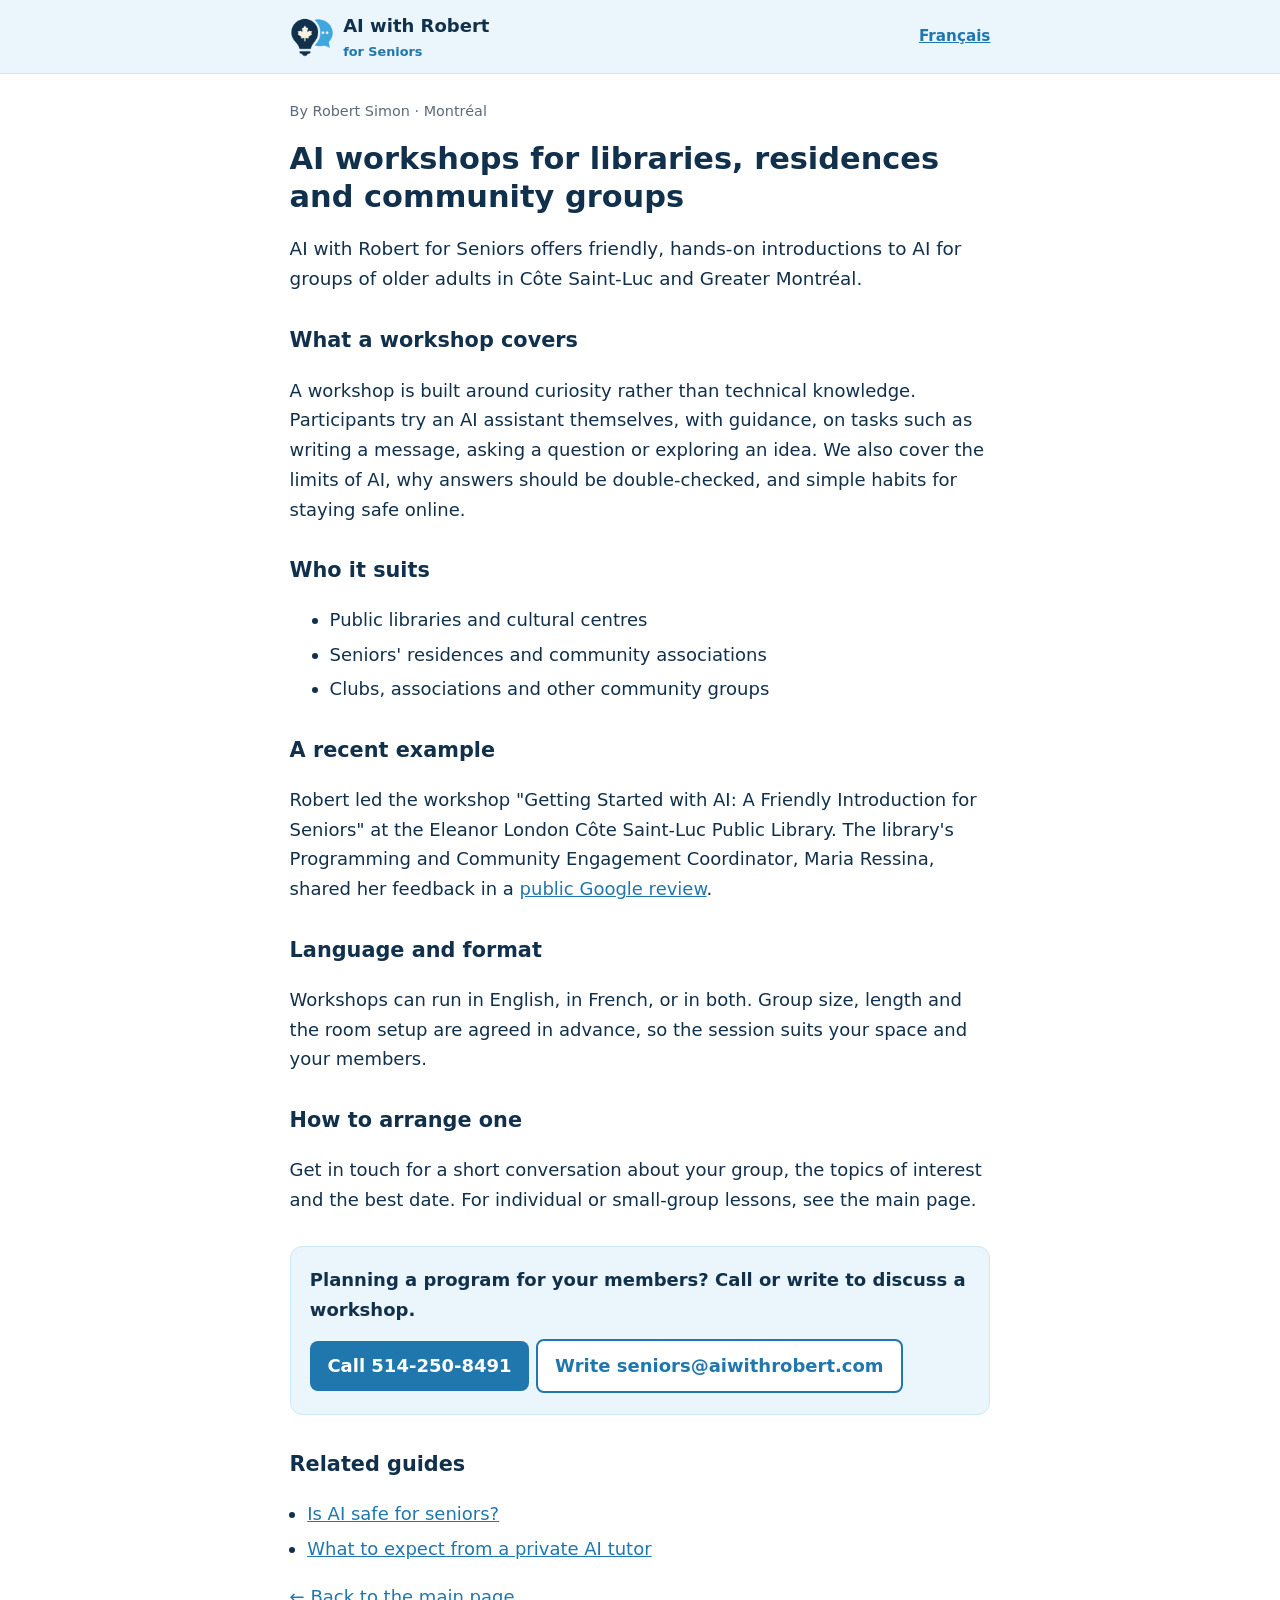
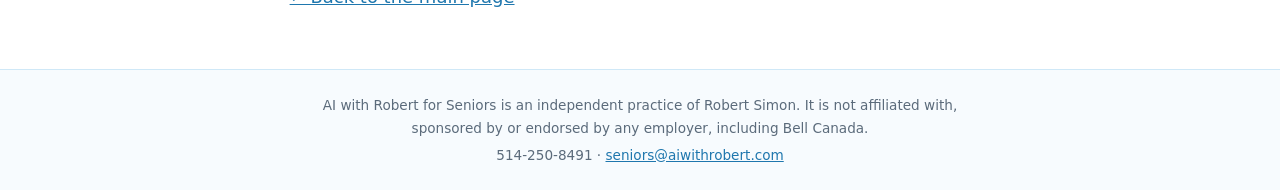
<file: articles/ai-workshops-for-libraries-and-community-groups/index.html>
<!DOCTYPE html>
<html lang="en">
<head>
<script>try{var q=location.search;if(/[?&]countme=1/.test(q)||(!/[?&]countme=0/.test(q)&&localStorage.getItem("hits-off")==="1"))window["ga-disable-G-DM4EY880K2"]=true}catch(e){}</script>
<script async src="https://www.googletagmanager.com/gtag/js?id=G-DM4EY880K2"></script>
<script>window.dataLayer=window.dataLayer||[];function gtag(){dataLayer.push(arguments);}gtag('js',new Date());gtag('config','G-DM4EY880K2',{site:'seniors'});</script>
<meta charset="UTF-8">
<meta name="viewport" content="width=device-width, initial-scale=1.0">
<meta name="theme-color" content="#1f77ae">
<title>AI Workshops for Libraries, Residences and Community Groups</title>
<meta name="description" content="Friendly, hands-on AI workshops for seniors at libraries, residences and community groups in Côte Saint-Luc and Greater Montréal, in English or French.">
<meta name="robots" content="index, follow, max-snippet:-1, max-image-preview:large">
<link rel="canonical" href="https://seniors.aiwithrobert.com/articles/ai-workshops-for-libraries-and-community-groups/">
<link rel="alternate" hreflang="en" href="https://seniors.aiwithrobert.com/articles/ai-workshops-for-libraries-and-community-groups/">
<link rel="alternate" hreflang="fr" href="https://seniors.aiwithrobert.com/fr/articles/ateliers-ia-bibliotheques-groupes-communautaires/">
<link rel="alternate" hreflang="x-default" href="https://seniors.aiwithrobert.com/articles/ai-workshops-for-libraries-and-community-groups/">
<link rel="icon" href="/favicon.ico" sizes="any">
<link rel="apple-touch-icon" href="/apple-touch-icon.png">
<meta property="og:type" content="article">
<meta property="og:site_name" content="AI with Robert for Seniors">
<meta property="og:title" content="AI Workshops for Libraries, Residences and Community Groups">
<meta property="og:description" content="Friendly, hands-on AI workshops for seniors at libraries, residences and community groups in Côte Saint-Luc and Greater Montréal, in English or French.">
<meta property="og:url" content="https://seniors.aiwithrobert.com/articles/ai-workshops-for-libraries-and-community-groups/">
<meta property="og:image" content="https://seniors.aiwithrobert.com/og-share-1200x630.png">
<meta name="twitter:card" content="summary_large_image">
<script type="application/ld+json">
{
 "@context": "https://schema.org",
 "@graph": [
  {
   "@type": "Article",
   "@id": "https://seniors.aiwithrobert.com/articles/ai-workshops-for-libraries-and-community-groups/#article",
   "headline": "AI workshops for libraries, residences and community groups",
   "description": "Friendly, hands-on AI workshops for seniors at libraries, residences and community groups in Côte Saint-Luc and Greater Montréal, in English or French.",
   "inLanguage": "en-CA",
   "datePublished": "2026-11-10",
   "dateModified": "2026-11-10",
   "mainEntityOfPage": "https://seniors.aiwithrobert.com/articles/ai-workshops-for-libraries-and-community-groups/",
   "author": {
    "@id": "https://www.imetrobert.com/#robert-simon"
   },
   "publisher": {
    "@id": "https://seniors.aiwithrobert.com/#business"
   },
   "about": {
    "@id": "https://seniors.aiwithrobert.com/#business"
   }
  },
  {
   "@type": "BreadcrumbList",
   "itemListElement": [
    {
     "@type": "ListItem",
     "position": 1,
     "name": "Home",
     "item": "https://seniors.aiwithrobert.com/"
    },
    {
     "@type": "ListItem",
     "position": 2,
     "name": "AI workshops for libraries, residences and community groups",
     "item": "https://seniors.aiwithrobert.com/articles/ai-workshops-for-libraries-and-community-groups/"
    }
   ]
  },
  {
   "@type": "FAQPage",
   "mainEntity": [
    {
     "@type": "Question",
     "name": "Do you offer AI workshops for seniors' groups in Montréal?",
     "acceptedAnswer": {
      "@type": "Answer",
      "text": "Yes. AI with Robert for Seniors offers hands-on introductions to AI for libraries, residences and community groups in Côte Saint-Luc and Greater Montréal, in English, French or both."
     }
    },
    {
     "@type": "Question",
     "name": "What do participants do in a workshop?",
     "acceptedAnswer": {
      "@type": "Answer",
      "text": "They try an AI assistant themselves, with guidance, and learn its limits, why to double-check answers and simple habits for staying safe online."
     }
    }
   ]
  }
 ]
}
</script>
<style>*{box-sizing:border-box}body{margin:0;font:18px/1.65 system-ui,-apple-system,"Segoe UI",Roboto,Arial,sans-serif;color:#11304c;background:#fff}
a{color:#1f77ae}header{background:#eaf5fc;border-bottom:1px solid #cfe8f7}.bar{max-width:46rem;margin:0 auto;padding:.7rem 1.1rem;display:flex;align-items:center;justify-content:space-between;gap:1rem}
.brand{display:flex;align-items:center;gap:.6rem;text-decoration:none;color:#11304c;font-weight:700}.brand img{width:44px;height:44px}.brand small{display:block;color:#1f77ae;font-weight:600;font-size:.8rem}
.lang{font-size:.95rem;font-weight:600}main{max-width:46rem;margin:0 auto;padding:1.6rem 1.1rem 2.5rem}
h1{font-size:1.9rem;line-height:1.25;margin:.2rem 0 .8rem}h2{font-size:1.3rem;margin:1.8rem 0 .5rem;color:#11304c}.meta{color:#5b6b7b;font-size:.9rem;margin:0 0 1rem}
.lead{font-size:1.15rem}li{margin:.3rem 0}.cta{background:#eaf5fc;border:1px solid #cfe8f7;border-radius:12px;padding:1.1rem 1.2rem;margin:2rem 0}
.cta p{margin:0 0 .7rem;font-weight:600}.btn{display:inline-block;background:#1f77ae;color:#fff;text-decoration:none;font-weight:700;padding:.65rem 1.1rem;border-radius:8px;margin:.2rem .4rem .2rem 0}
.btn.alt{background:#fff;color:#1f77ae;border:2px solid #1f77ae}.rel ul{padding-left:1.1rem}footer{border-top:1px solid #cfe8f7;background:#f7fbfe;padding:1.2rem 1.1rem;text-align:center;font-size:.85rem;color:#5b6b7b}footer p{max-width:40rem;margin:.3rem auto}
@media(max-width:480px){body{font-size:17px}h1{font-size:1.6rem}}</style>
</head>
<body>
<header><div class="bar">
<a class="brand" href="/" aria-label="AI with Robert for Seniors — home"><img src="/logo.PNG" alt="" width="44" height="44"><span>AI with Robert<small>for Seniors</small></span></a>
<a class="lang" href="https://seniors.aiwithrobert.com/fr/articles/ateliers-ia-bibliotheques-groupes-communautaires/" hreflang="fr" lang="fr">Français</a>
</div></header>
<main>
<p class="meta">By Robert Simon · Montréal</p>
<h1>AI workshops for libraries, residences and community groups</h1>
<p class="lead">AI with Robert for Seniors offers friendly, hands-on introductions to AI for groups of older adults in Côte Saint-Luc and Greater Montréal.</p>

<h2>What a workshop covers</h2>
<p>A workshop is built around curiosity rather than technical knowledge. Participants try an AI assistant themselves, with guidance, on tasks such as writing a message, asking a question or exploring an idea. We also cover the limits of AI, why answers should be double-checked, and simple habits for staying safe online.</p>
<h2>Who it suits</h2>
<ul>
<li>Public libraries and cultural centres</li>
<li>Seniors' residences and community associations</li>
<li>Clubs, associations and other community groups</li>
</ul>
<h2>A recent example</h2>
<p>Robert led the workshop "Getting Started with AI: A Friendly Introduction for Seniors" at the Eleanor London Côte Saint-Luc Public Library. The library's Programming and Community Engagement Coordinator, Maria Ressina, shared her feedback in a <a href="https://maps.app.goo.gl/jvr3enQQw4oqWzR59" rel="noopener">public Google review</a>.</p>
<h2>Language and format</h2>
<p>Workshops can run in English, in French, or in both. Group size, length and the room setup are agreed in advance, so the session suits your space and your members.</p>
<h2>How to arrange one</h2>
<p>Get in touch for a short conversation about your group, the topics of interest and the best date. For individual or small-group lessons, see the main page.</p>

<div class="cta" data-cap="swap"><p>Planning a program for your members? Call or write to discuss a workshop.</p>
<a class="btn" href="tel:+15142508491">Call 514-250-8491</a><a class="btn alt" href="mailto:seniors@aiwithrobert.com">Write seniors@aiwithrobert.com</a></div>
<nav class="rel" aria-label="Related guides"><h2>Related guides</h2><ul><li><a href="https://seniors.aiwithrobert.com/articles/is-ai-safe-for-seniors/">Is AI safe for seniors?</a></li><li><a href="https://seniors.aiwithrobert.com/articles/what-to-expect-private-ai-tutor/">What to expect from a private AI tutor</a></li></ul></nav>
<p><a href="/">← Back to the main page</a></p>
</main>
<footer><p>AI with Robert for Seniors is an independent practice of Robert Simon. It is not affiliated with, sponsored by or endorsed by any employer, including Bell Canada.</p><p data-cap="hide">514-250-8491 · <a href="mailto:seniors@aiwithrobert.com">seniors@aiwithrobert.com</a></p></footer>
<script defer src="/js/capacity.js?v=fb4fafdd"></script>
<script defer src="/js/hits.js?v=a16302e3"></script>
</body>
</html>
</file>
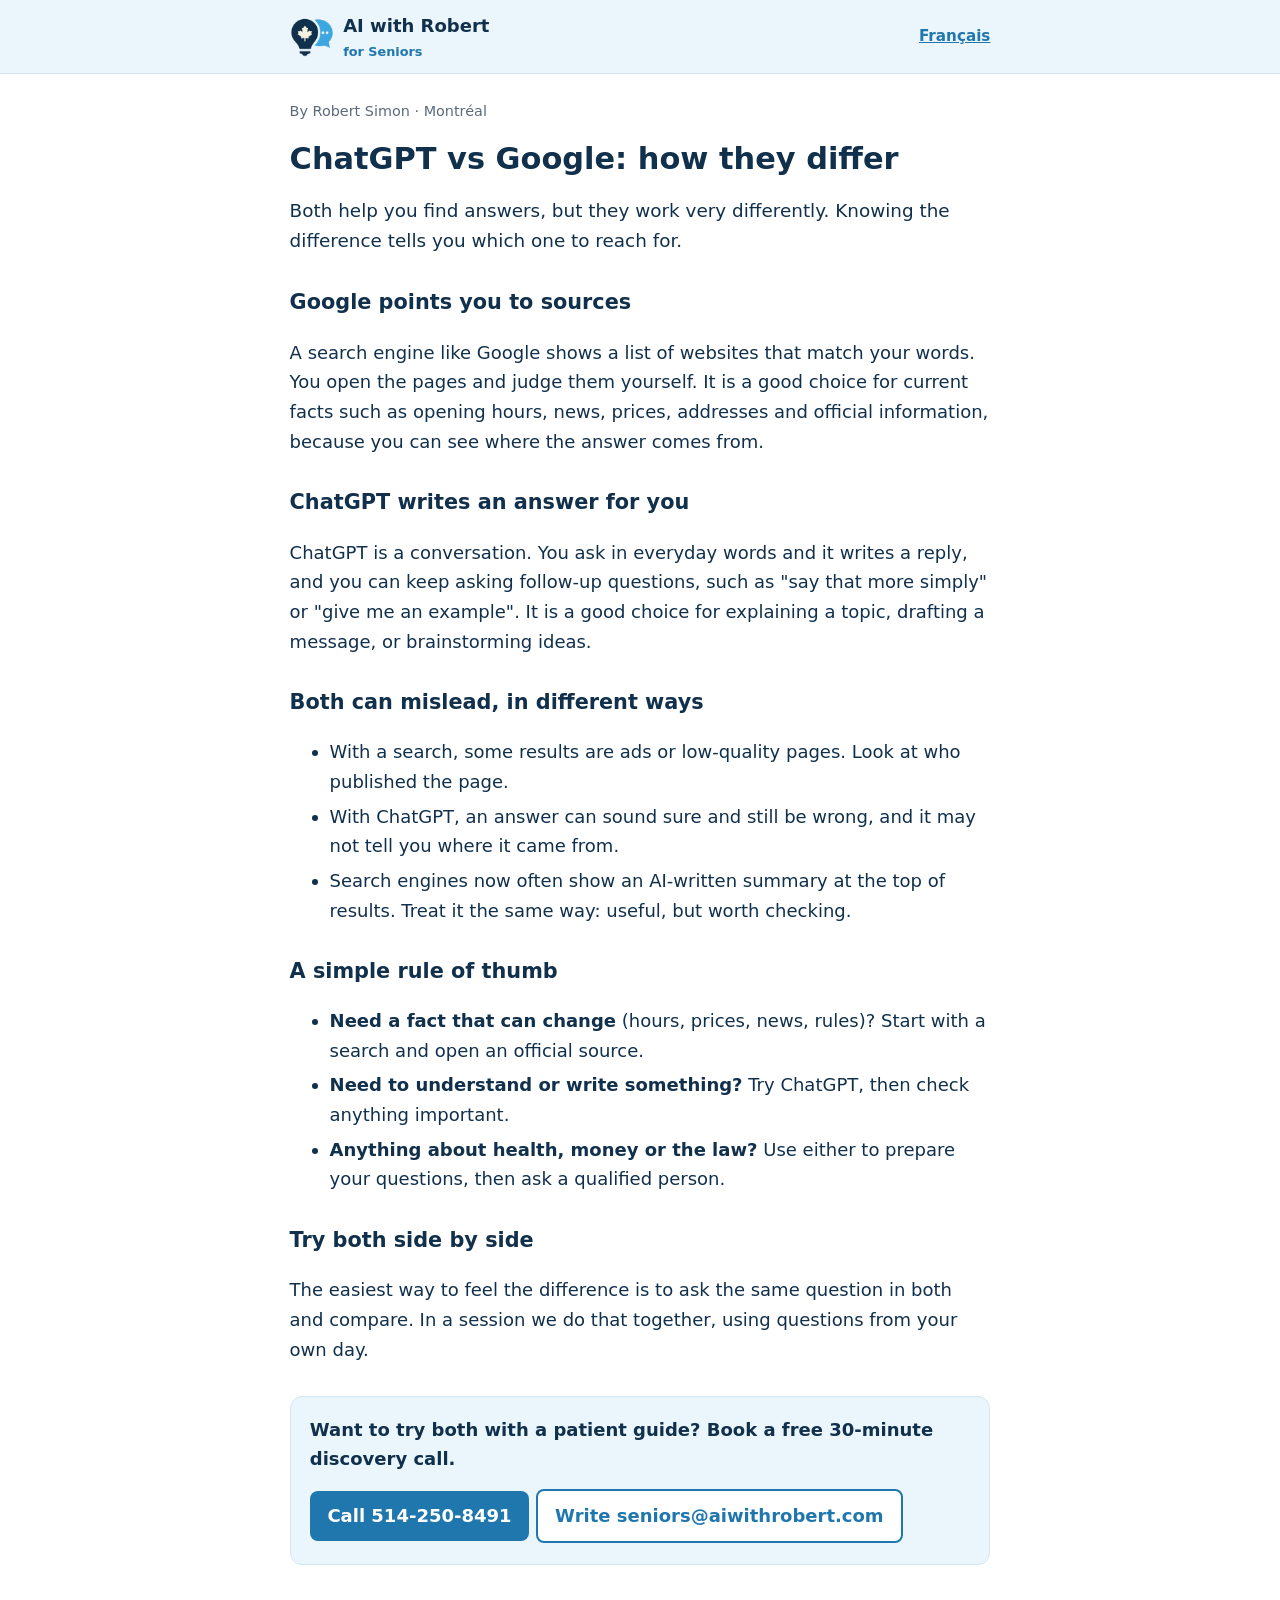
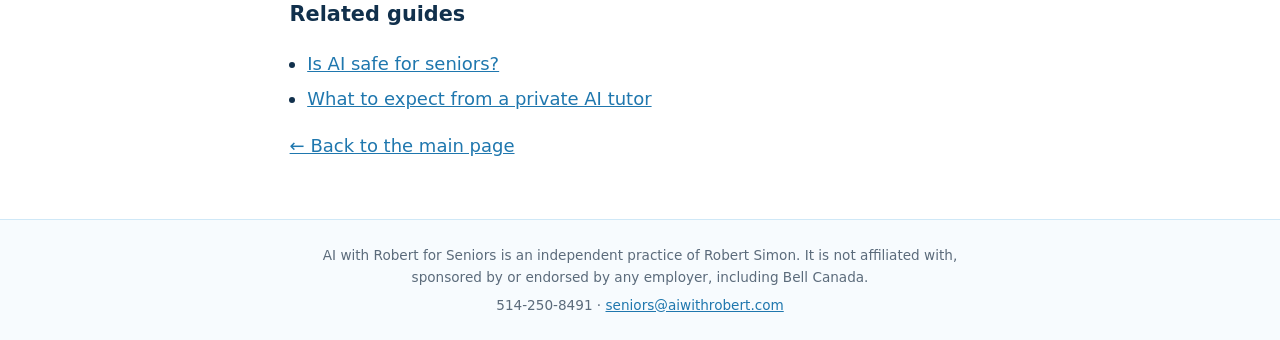
<file: articles/chatgpt-vs-google/index.html>
<!DOCTYPE html>
<html lang="en">
<head>
<script>try{var q=location.search;if(/[?&]countme=1/.test(q)||(!/[?&]countme=0/.test(q)&&localStorage.getItem("hits-off")==="1"))window["ga-disable-G-DM4EY880K2"]=true}catch(e){}</script>
<script async src="https://www.googletagmanager.com/gtag/js?id=G-DM4EY880K2"></script>
<script>window.dataLayer=window.dataLayer||[];function gtag(){dataLayer.push(arguments);}gtag('js',new Date());gtag('config','G-DM4EY880K2',{site:'seniors'});</script>
<meta charset="UTF-8">
<meta name="viewport" content="width=device-width, initial-scale=1.0">
<meta name="theme-color" content="#1f77ae">
<title>ChatGPT vs Google: Which One Should You Use?</title>
<meta name="description" content="ChatGPT or Google? A simple guide for seniors on how they differ, when each helps most, and why to double-check important answers.">
<meta name="robots" content="index, follow, max-snippet:-1, max-image-preview:large">
<link rel="canonical" href="https://seniors.aiwithrobert.com/articles/chatgpt-vs-google/">
<link rel="alternate" hreflang="en" href="https://seniors.aiwithrobert.com/articles/chatgpt-vs-google/">
<link rel="alternate" hreflang="fr" href="https://seniors.aiwithrobert.com/fr/articles/chatgpt-ou-google/">
<link rel="alternate" hreflang="x-default" href="https://seniors.aiwithrobert.com/articles/chatgpt-vs-google/">
<link rel="icon" href="/favicon.ico" sizes="any">
<link rel="apple-touch-icon" href="/apple-touch-icon.png">
<meta property="og:type" content="article">
<meta property="og:site_name" content="AI with Robert for Seniors">
<meta property="og:title" content="ChatGPT vs Google: Which One Should You Use?">
<meta property="og:description" content="ChatGPT or Google? A simple guide for seniors on how they differ, when each helps most, and why to double-check important answers.">
<meta property="og:url" content="https://seniors.aiwithrobert.com/articles/chatgpt-vs-google/">
<meta property="og:image" content="https://seniors.aiwithrobert.com/og-share-1200x630.png">
<meta name="twitter:card" content="summary_large_image">
<script type="application/ld+json">
{
 "@context": "https://schema.org",
 "@graph": [
  {
   "@type": "Article",
   "@id": "https://seniors.aiwithrobert.com/articles/chatgpt-vs-google/#article",
   "headline": "ChatGPT vs Google: how they differ",
   "description": "ChatGPT or Google? A simple guide for seniors on how they differ, when each helps most, and why to double-check important answers.",
   "inLanguage": "en-CA",
   "datePublished": "2026-11-10",
   "dateModified": "2026-11-10",
   "mainEntityOfPage": "https://seniors.aiwithrobert.com/articles/chatgpt-vs-google/",
   "author": {
    "@id": "https://www.imetrobert.com/#robert-simon"
   },
   "publisher": {
    "@id": "https://seniors.aiwithrobert.com/#business"
   },
   "about": {
    "@id": "https://seniors.aiwithrobert.com/#business"
   }
  },
  {
   "@type": "BreadcrumbList",
   "itemListElement": [
    {
     "@type": "ListItem",
     "position": 1,
     "name": "Home",
     "item": "https://seniors.aiwithrobert.com/"
    },
    {
     "@type": "ListItem",
     "position": 2,
     "name": "ChatGPT vs Google: how they differ",
     "item": "https://seniors.aiwithrobert.com/articles/chatgpt-vs-google/"
    }
   ]
  },
  {
   "@type": "FAQPage",
   "mainEntity": [
    {
     "@type": "Question",
     "name": "What is the difference between ChatGPT and Google?",
     "acceptedAnswer": {
      "@type": "Answer",
      "text": "Google shows a list of websites so you can judge the sources yourself. ChatGPT writes a conversational answer and can explain, draft and brainstorm, but its answers can be wrong and should be checked."
     }
    },
    {
     "@type": "Question",
     "name": "Should seniors use ChatGPT or Google?",
     "acceptedAnswer": {
      "@type": "Answer",
      "text": "For facts that change, such as hours, prices and news, start with a search and open an official source. For explaining or writing something, ChatGPT can help, but check anything important."
     }
    }
   ]
  }
 ]
}
</script>
<style>*{box-sizing:border-box}body{margin:0;font:18px/1.65 system-ui,-apple-system,"Segoe UI",Roboto,Arial,sans-serif;color:#11304c;background:#fff}
a{color:#1f77ae}header{background:#eaf5fc;border-bottom:1px solid #cfe8f7}.bar{max-width:46rem;margin:0 auto;padding:.7rem 1.1rem;display:flex;align-items:center;justify-content:space-between;gap:1rem}
.brand{display:flex;align-items:center;gap:.6rem;text-decoration:none;color:#11304c;font-weight:700}.brand img{width:44px;height:44px}.brand small{display:block;color:#1f77ae;font-weight:600;font-size:.8rem}
.lang{font-size:.95rem;font-weight:600}main{max-width:46rem;margin:0 auto;padding:1.6rem 1.1rem 2.5rem}
h1{font-size:1.9rem;line-height:1.25;margin:.2rem 0 .8rem}h2{font-size:1.3rem;margin:1.8rem 0 .5rem;color:#11304c}.meta{color:#5b6b7b;font-size:.9rem;margin:0 0 1rem}
.lead{font-size:1.15rem}li{margin:.3rem 0}.cta{background:#eaf5fc;border:1px solid #cfe8f7;border-radius:12px;padding:1.1rem 1.2rem;margin:2rem 0}
.cta p{margin:0 0 .7rem;font-weight:600}.btn{display:inline-block;background:#1f77ae;color:#fff;text-decoration:none;font-weight:700;padding:.65rem 1.1rem;border-radius:8px;margin:.2rem .4rem .2rem 0}
.btn.alt{background:#fff;color:#1f77ae;border:2px solid #1f77ae}.rel ul{padding-left:1.1rem}footer{border-top:1px solid #cfe8f7;background:#f7fbfe;padding:1.2rem 1.1rem;text-align:center;font-size:.85rem;color:#5b6b7b}footer p{max-width:40rem;margin:.3rem auto}
@media(max-width:480px){body{font-size:17px}h1{font-size:1.6rem}}</style>
</head>
<body>
<header><div class="bar">
<a class="brand" href="/" aria-label="AI with Robert for Seniors — home"><img src="/logo.PNG" alt="" width="44" height="44"><span>AI with Robert<small>for Seniors</small></span></a>
<a class="lang" href="https://seniors.aiwithrobert.com/fr/articles/chatgpt-ou-google/" hreflang="fr" lang="fr">Français</a>
</div></header>
<main>
<p class="meta">By Robert Simon · Montréal</p>
<h1>ChatGPT vs Google: how they differ</h1>
<p class="lead">Both help you find answers, but they work very differently. Knowing the difference tells you which one to reach for.</p>

<h2>Google points you to sources</h2>
<p>A search engine like Google shows a list of websites that match your words. You open the pages and judge them yourself. It is a good choice for current facts such as opening hours, news, prices, addresses and official information, because you can see where the answer comes from.</p>
<h2>ChatGPT writes an answer for you</h2>
<p>ChatGPT is a conversation. You ask in everyday words and it writes a reply, and you can keep asking follow-up questions, such as "say that more simply" or "give me an example". It is a good choice for explaining a topic, drafting a message, or brainstorming ideas.</p>
<h2>Both can mislead, in different ways</h2>
<ul>
<li>With a search, some results are ads or low-quality pages. Look at who published the page.</li>
<li>With ChatGPT, an answer can sound sure and still be wrong, and it may not tell you where it came from.</li>
<li>Search engines now often show an AI-written summary at the top of results. Treat it the same way: useful, but worth checking.</li>
</ul>
<h2>A simple rule of thumb</h2>
<ul>
<li><strong>Need a fact that can change</strong> (hours, prices, news, rules)? Start with a search and open an official source.</li>
<li><strong>Need to understand or write something?</strong> Try ChatGPT, then check anything important.</li>
<li><strong>Anything about health, money or the law?</strong> Use either to prepare your questions, then ask a qualified person.</li>
</ul>
<h2>Try both side by side</h2>
<p>The easiest way to feel the difference is to ask the same question in both and compare. In a session we do that together, using questions from your own day.</p>

<div class="cta" data-cap="swap"><p>Want to try both with a patient guide? Book a free 30-minute discovery call.</p>
<a class="btn" href="tel:+15142508491">Call 514-250-8491</a><a class="btn alt" href="mailto:seniors@aiwithrobert.com">Write seniors@aiwithrobert.com</a></div>
<nav class="rel" aria-label="Related guides"><h2>Related guides</h2><ul><li><a href="https://seniors.aiwithrobert.com/articles/is-ai-safe-for-seniors/">Is AI safe for seniors?</a></li><li><a href="https://seniors.aiwithrobert.com/articles/what-to-expect-private-ai-tutor/">What to expect from a private AI tutor</a></li></ul></nav>
<p><a href="/">← Back to the main page</a></p>
</main>
<footer><p>AI with Robert for Seniors is an independent practice of Robert Simon. It is not affiliated with, sponsored by or endorsed by any employer, including Bell Canada.</p><p data-cap="hide">514-250-8491 · <a href="mailto:seniors@aiwithrobert.com">seniors@aiwithrobert.com</a></p></footer>
<script defer src="/js/capacity.js?v=fb4fafdd"></script>
<script defer src="/js/hits.js?v=a16302e3"></script>
</body>
</html>
</file>
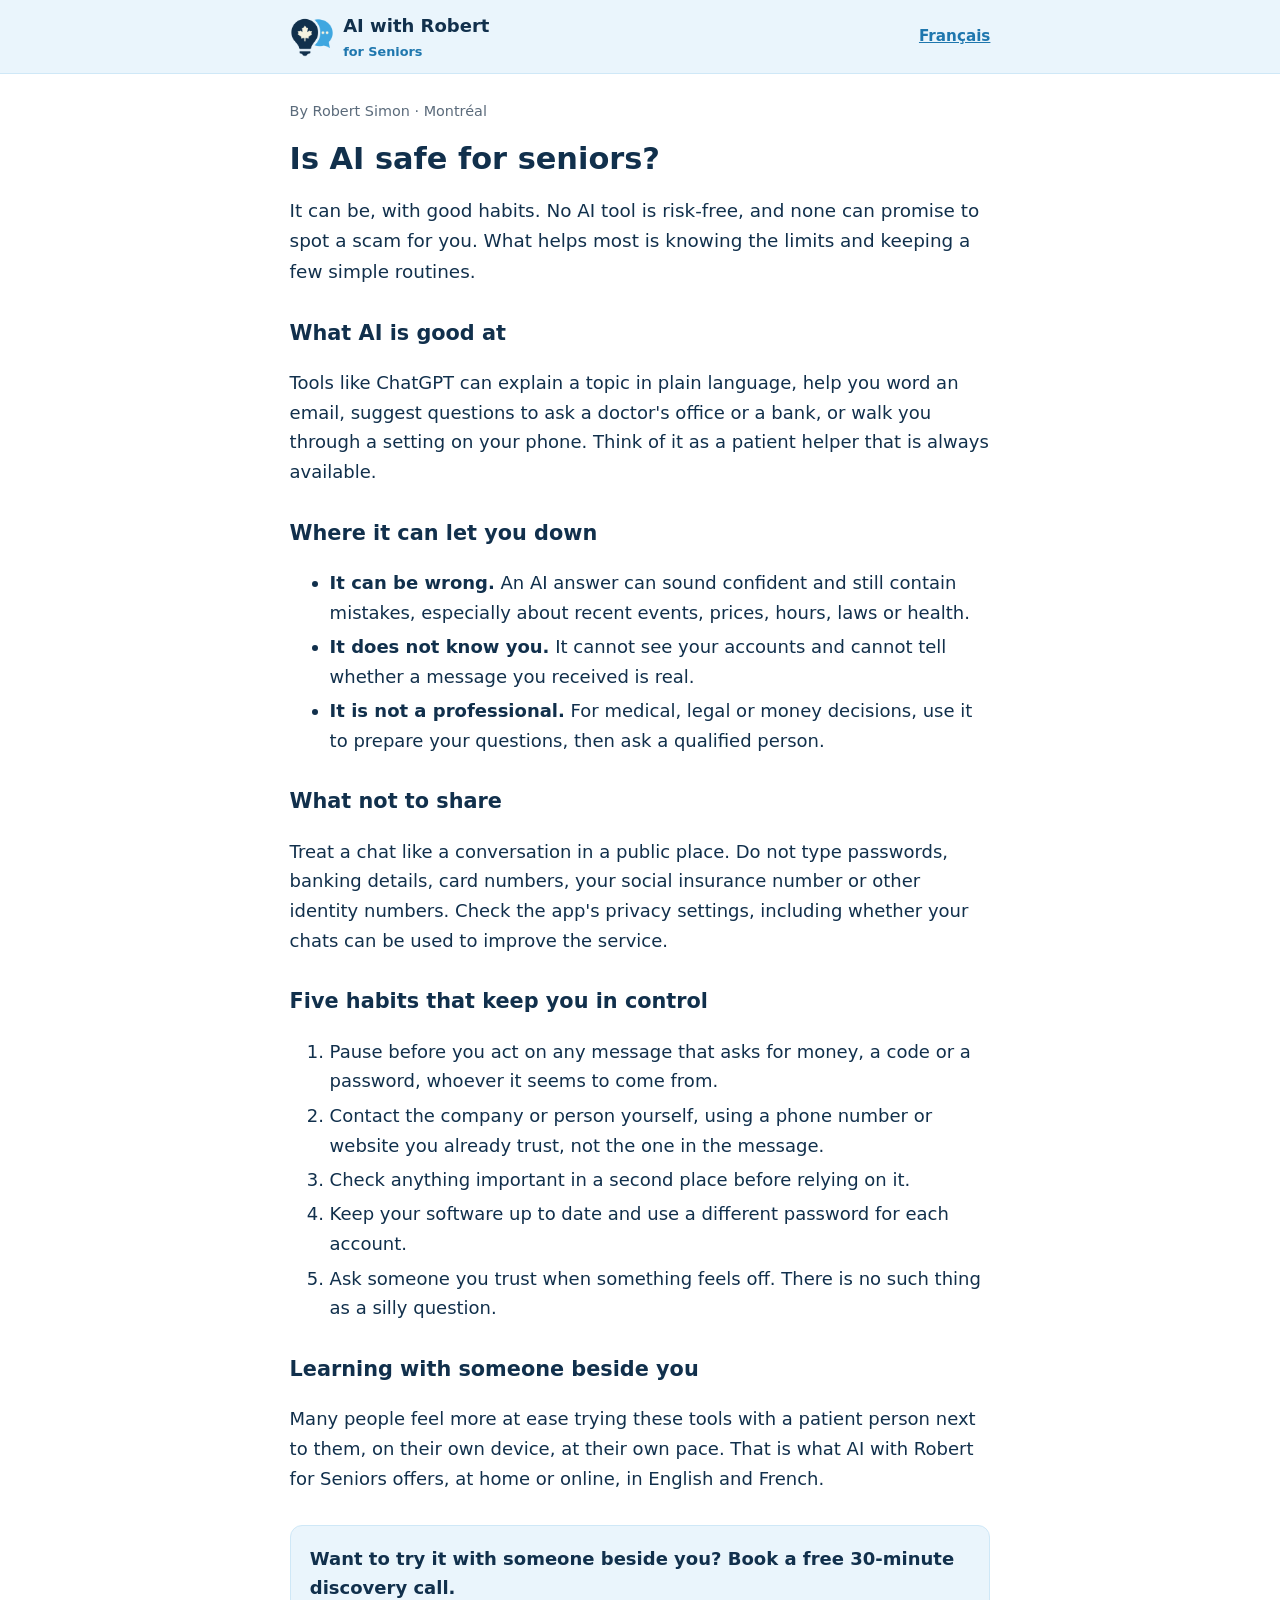
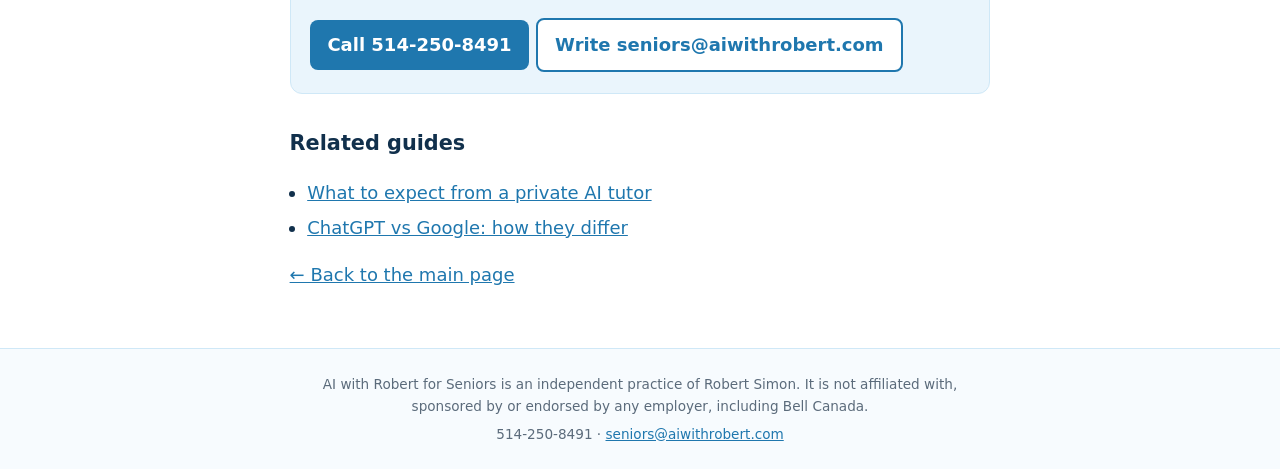
<file: articles/is-ai-safe-for-seniors/index.html>
<!DOCTYPE html>
<html lang="en">
<head>
<script>try{var q=location.search;if(/[?&]countme=1/.test(q)||(!/[?&]countme=0/.test(q)&&localStorage.getItem("hits-off")==="1"))window["ga-disable-G-DM4EY880K2"]=true}catch(e){}</script>
<script async src="https://www.googletagmanager.com/gtag/js?id=G-DM4EY880K2"></script>
<script>window.dataLayer=window.dataLayer||[];function gtag(){dataLayer.push(arguments);}gtag('js',new Date());gtag('config','G-DM4EY880K2',{site:'seniors'});</script>
<meta charset="UTF-8">
<meta name="viewport" content="width=device-width, initial-scale=1.0">
<meta name="theme-color" content="#1f77ae">
<title>Is AI Safe for Seniors? Honest Limits and Good Habits</title>
<meta name="description" content="Is ChatGPT safe for seniors? A calm look at what AI can and can&#x27;t do, what never to share, and five habits that keep you in control.">
<meta name="robots" content="index, follow, max-snippet:-1, max-image-preview:large">
<link rel="canonical" href="https://seniors.aiwithrobert.com/articles/is-ai-safe-for-seniors/">
<link rel="alternate" hreflang="en" href="https://seniors.aiwithrobert.com/articles/is-ai-safe-for-seniors/">
<link rel="alternate" hreflang="fr" href="https://seniors.aiwithrobert.com/fr/articles/lia-est-elle-securitaire-pour-les-aines/">
<link rel="alternate" hreflang="x-default" href="https://seniors.aiwithrobert.com/articles/is-ai-safe-for-seniors/">
<link rel="icon" href="/favicon.ico" sizes="any">
<link rel="apple-touch-icon" href="/apple-touch-icon.png">
<meta property="og:type" content="article">
<meta property="og:site_name" content="AI with Robert for Seniors">
<meta property="og:title" content="Is AI Safe for Seniors? Honest Limits and Good Habits">
<meta property="og:description" content="Is ChatGPT safe for seniors? A calm look at what AI can and can&#x27;t do, what never to share, and five habits that keep you in control.">
<meta property="og:url" content="https://seniors.aiwithrobert.com/articles/is-ai-safe-for-seniors/">
<meta property="og:image" content="https://seniors.aiwithrobert.com/og-share-1200x630.png">
<meta name="twitter:card" content="summary_large_image">
<script type="application/ld+json">
{
 "@context": "https://schema.org",
 "@graph": [
  {
   "@type": "Article",
   "@id": "https://seniors.aiwithrobert.com/articles/is-ai-safe-for-seniors/#article",
   "headline": "Is AI safe for seniors?",
   "description": "Is ChatGPT safe for seniors? A calm look at what AI can and can't do, what never to share, and five habits that keep you in control.",
   "inLanguage": "en-CA",
   "datePublished": "2026-11-10",
   "dateModified": "2026-11-10",
   "mainEntityOfPage": "https://seniors.aiwithrobert.com/articles/is-ai-safe-for-seniors/",
   "author": {
    "@id": "https://www.imetrobert.com/#robert-simon"
   },
   "publisher": {
    "@id": "https://seniors.aiwithrobert.com/#business"
   },
   "about": {
    "@id": "https://seniors.aiwithrobert.com/#business"
   }
  },
  {
   "@type": "BreadcrumbList",
   "itemListElement": [
    {
     "@type": "ListItem",
     "position": 1,
     "name": "Home",
     "item": "https://seniors.aiwithrobert.com/"
    },
    {
     "@type": "ListItem",
     "position": 2,
     "name": "Is AI safe for seniors?",
     "item": "https://seniors.aiwithrobert.com/articles/is-ai-safe-for-seniors/"
    }
   ]
  },
  {
   "@type": "FAQPage",
   "mainEntity": [
    {
     "@type": "Question",
     "name": "Is ChatGPT safe for seniors to use?",
     "acceptedAnswer": {
      "@type": "Answer",
      "text": "It can be, with good habits. No AI tool is risk-free, and none can guarantee it will spot a scam. Avoid sharing passwords, banking details or identity numbers, and check important answers in a second place."
     }
    },
    {
     "@type": "Question",
     "name": "What should seniors never tell an AI chatbot?",
     "acceptedAnswer": {
      "@type": "Answer",
      "text": "Passwords, banking and card details, and identity numbers such as a social insurance number. Treat a chat like a conversation in a public place."
     }
    }
   ]
  }
 ]
}
</script>
<style>*{box-sizing:border-box}body{margin:0;font:18px/1.65 system-ui,-apple-system,"Segoe UI",Roboto,Arial,sans-serif;color:#11304c;background:#fff}
a{color:#1f77ae}header{background:#eaf5fc;border-bottom:1px solid #cfe8f7}.bar{max-width:46rem;margin:0 auto;padding:.7rem 1.1rem;display:flex;align-items:center;justify-content:space-between;gap:1rem}
.brand{display:flex;align-items:center;gap:.6rem;text-decoration:none;color:#11304c;font-weight:700}.brand img{width:44px;height:44px}.brand small{display:block;color:#1f77ae;font-weight:600;font-size:.8rem}
.lang{font-size:.95rem;font-weight:600}main{max-width:46rem;margin:0 auto;padding:1.6rem 1.1rem 2.5rem}
h1{font-size:1.9rem;line-height:1.25;margin:.2rem 0 .8rem}h2{font-size:1.3rem;margin:1.8rem 0 .5rem;color:#11304c}.meta{color:#5b6b7b;font-size:.9rem;margin:0 0 1rem}
.lead{font-size:1.15rem}li{margin:.3rem 0}.cta{background:#eaf5fc;border:1px solid #cfe8f7;border-radius:12px;padding:1.1rem 1.2rem;margin:2rem 0}
.cta p{margin:0 0 .7rem;font-weight:600}.btn{display:inline-block;background:#1f77ae;color:#fff;text-decoration:none;font-weight:700;padding:.65rem 1.1rem;border-radius:8px;margin:.2rem .4rem .2rem 0}
.btn.alt{background:#fff;color:#1f77ae;border:2px solid #1f77ae}.rel ul{padding-left:1.1rem}footer{border-top:1px solid #cfe8f7;background:#f7fbfe;padding:1.2rem 1.1rem;text-align:center;font-size:.85rem;color:#5b6b7b}footer p{max-width:40rem;margin:.3rem auto}
@media(max-width:480px){body{font-size:17px}h1{font-size:1.6rem}}</style>
</head>
<body>
<header><div class="bar">
<a class="brand" href="/" aria-label="AI with Robert for Seniors — home"><img src="/logo.PNG" alt="" width="44" height="44"><span>AI with Robert<small>for Seniors</small></span></a>
<a class="lang" href="https://seniors.aiwithrobert.com/fr/articles/lia-est-elle-securitaire-pour-les-aines/" hreflang="fr" lang="fr">Français</a>
</div></header>
<main>
<p class="meta">By Robert Simon · Montréal</p>
<h1>Is AI safe for seniors?</h1>
<p class="lead">It can be, with good habits. No AI tool is risk-free, and none can promise to spot a scam for you. What helps most is knowing the limits and keeping a few simple routines.</p>

<h2>What AI is good at</h2>
<p>Tools like ChatGPT can explain a topic in plain language, help you word an email, suggest questions to ask a doctor's office or a bank, or walk you through a setting on your phone. Think of it as a patient helper that is always available.</p>
<h2>Where it can let you down</h2>
<ul>
<li><strong>It can be wrong.</strong> An AI answer can sound confident and still contain mistakes, especially about recent events, prices, hours, laws or health.</li>
<li><strong>It does not know you.</strong> It cannot see your accounts and cannot tell whether a message you received is real.</li>
<li><strong>It is not a professional.</strong> For medical, legal or money decisions, use it to prepare your questions, then ask a qualified person.</li>
</ul>
<h2>What not to share</h2>
<p>Treat a chat like a conversation in a public place. Do not type passwords, banking details, card numbers, your social insurance number or other identity numbers. Check the app's privacy settings, including whether your chats can be used to improve the service.</p>
<h2>Five habits that keep you in control</h2>
<ol>
<li>Pause before you act on any message that asks for money, a code or a password, whoever it seems to come from.</li>
<li>Contact the company or person yourself, using a phone number or website you already trust, not the one in the message.</li>
<li>Check anything important in a second place before relying on it.</li>
<li>Keep your software up to date and use a different password for each account.</li>
<li>Ask someone you trust when something feels off. There is no such thing as a silly question.</li>
</ol>
<h2>Learning with someone beside you</h2>
<p>Many people feel more at ease trying these tools with a patient person next to them, on their own device, at their own pace. That is what AI with Robert for Seniors offers, at home or online, in English and French.</p>

<div class="cta" data-cap="swap"><p>Want to try it with someone beside you? Book a free 30-minute discovery call.</p>
<a class="btn" href="tel:+15142508491">Call 514-250-8491</a><a class="btn alt" href="mailto:seniors@aiwithrobert.com">Write seniors@aiwithrobert.com</a></div>
<nav class="rel" aria-label="Related guides"><h2>Related guides</h2><ul><li><a href="https://seniors.aiwithrobert.com/articles/what-to-expect-private-ai-tutor/">What to expect from a private AI tutor</a></li><li><a href="https://seniors.aiwithrobert.com/articles/chatgpt-vs-google/">ChatGPT vs Google: how they differ</a></li></ul></nav>
<p><a href="/">← Back to the main page</a></p>
</main>
<footer><p>AI with Robert for Seniors is an independent practice of Robert Simon. It is not affiliated with, sponsored by or endorsed by any employer, including Bell Canada.</p><p data-cap="hide">514-250-8491 · <a href="mailto:seniors@aiwithrobert.com">seniors@aiwithrobert.com</a></p></footer>
<script defer src="/js/capacity.js?v=fb4fafdd"></script>
<script defer src="/js/hits.js?v=a16302e3"></script>
</body>
</html>
</file>
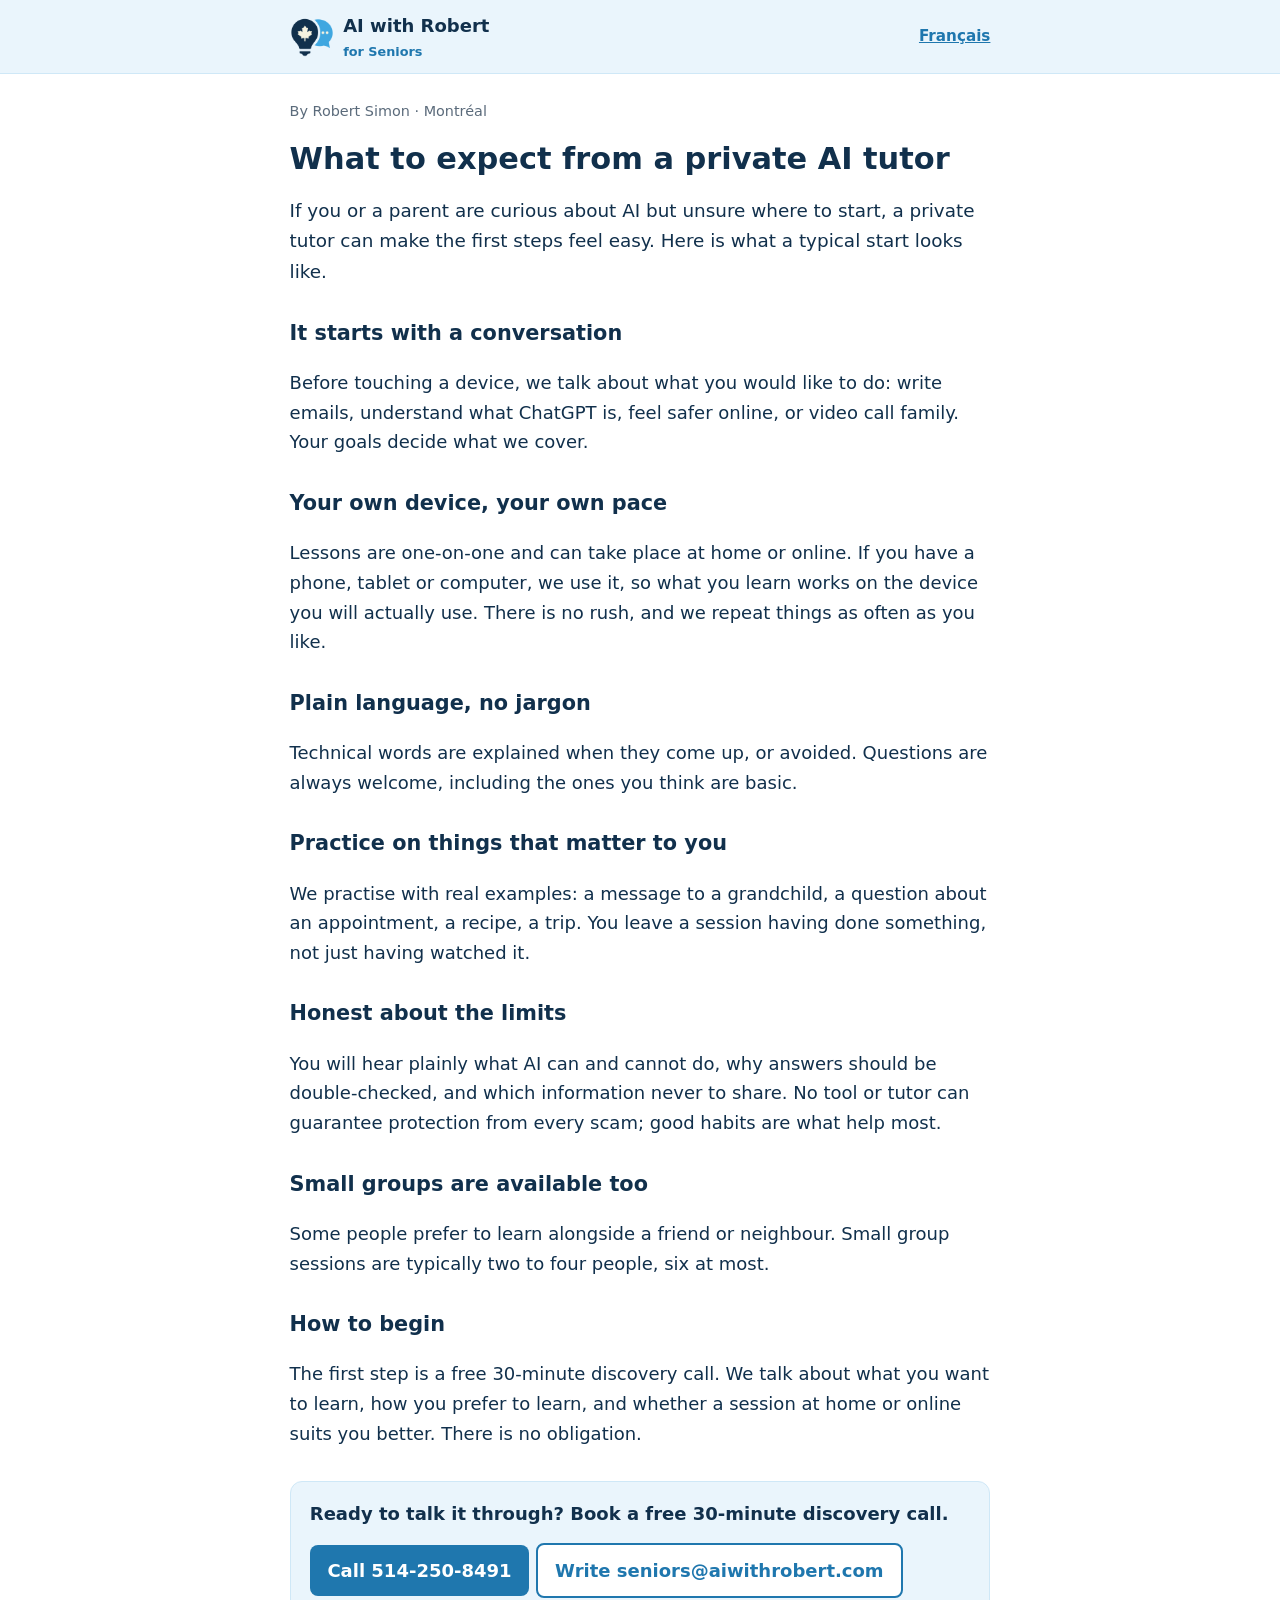
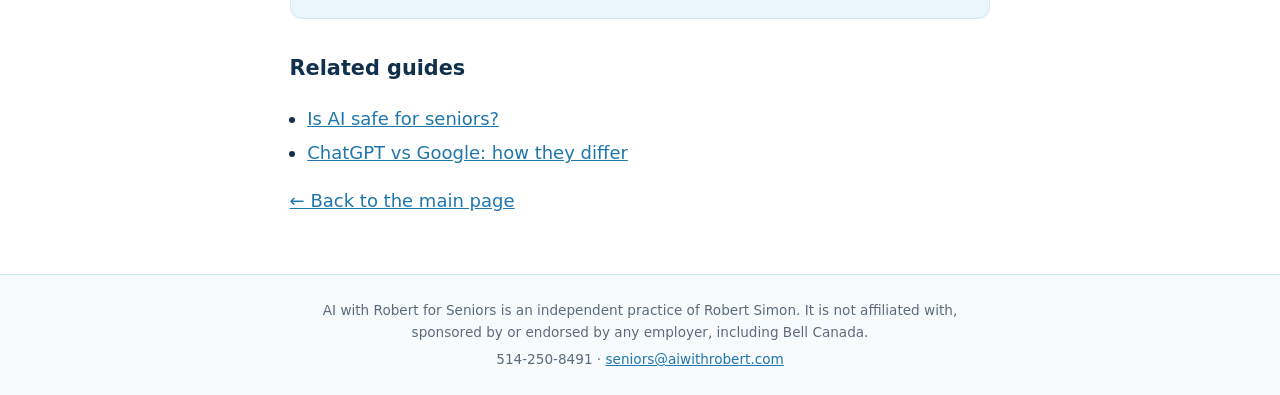
<file: articles/what-to-expect-private-ai-tutor/index.html>
<!DOCTYPE html>
<html lang="en">
<head>
<script>try{var q=location.search;if(/[?&]countme=1/.test(q)||(!/[?&]countme=0/.test(q)&&localStorage.getItem("hits-off")==="1"))window["ga-disable-G-DM4EY880K2"]=true}catch(e){}</script>
<script async src="https://www.googletagmanager.com/gtag/js?id=G-DM4EY880K2"></script>
<script>window.dataLayer=window.dataLayer||[];function gtag(){dataLayer.push(arguments);}gtag('js',new Date());gtag('config','G-DM4EY880K2',{site:'seniors'});</script>
<meta charset="UTF-8">
<meta name="viewport" content="width=device-width, initial-scale=1.0">
<meta name="theme-color" content="#1f77ae">
<title>What to Expect From a Private AI Tutor for Seniors</title>
<meta name="description" content="Thinking about a private AI tutor? Here is how a first session works: your goals, your own device, your pace, and no jargon.">
<meta name="robots" content="index, follow, max-snippet:-1, max-image-preview:large">
<link rel="canonical" href="https://seniors.aiwithrobert.com/articles/what-to-expect-private-ai-tutor/">
<link rel="alternate" hreflang="en" href="https://seniors.aiwithrobert.com/articles/what-to-expect-private-ai-tutor/">
<link rel="alternate" hreflang="fr" href="https://seniors.aiwithrobert.com/fr/articles/ce-quon-apprend-avec-un-tuteur-prive-en-ia/">
<link rel="alternate" hreflang="x-default" href="https://seniors.aiwithrobert.com/articles/what-to-expect-private-ai-tutor/">
<link rel="icon" href="/favicon.ico" sizes="any">
<link rel="apple-touch-icon" href="/apple-touch-icon.png">
<meta property="og:type" content="article">
<meta property="og:site_name" content="AI with Robert for Seniors">
<meta property="og:title" content="What to Expect From a Private AI Tutor for Seniors">
<meta property="og:description" content="Thinking about a private AI tutor? Here is how a first session works: your goals, your own device, your pace, and no jargon.">
<meta property="og:url" content="https://seniors.aiwithrobert.com/articles/what-to-expect-private-ai-tutor/">
<meta property="og:image" content="https://seniors.aiwithrobert.com/og-share-1200x630.png">
<meta name="twitter:card" content="summary_large_image">
<script type="application/ld+json">
{
 "@context": "https://schema.org",
 "@graph": [
  {
   "@type": "Article",
   "@id": "https://seniors.aiwithrobert.com/articles/what-to-expect-private-ai-tutor/#article",
   "headline": "What to expect from a private AI tutor",
   "description": "Thinking about a private AI tutor? Here is how a first session works: your goals, your own device, your pace, and no jargon.",
   "inLanguage": "en-CA",
   "datePublished": "2026-11-10",
   "dateModified": "2026-11-10",
   "mainEntityOfPage": "https://seniors.aiwithrobert.com/articles/what-to-expect-private-ai-tutor/",
   "author": {
    "@id": "https://www.imetrobert.com/#robert-simon"
   },
   "publisher": {
    "@id": "https://seniors.aiwithrobert.com/#business"
   },
   "about": {
    "@id": "https://seniors.aiwithrobert.com/#business"
   }
  },
  {
   "@type": "BreadcrumbList",
   "itemListElement": [
    {
     "@type": "ListItem",
     "position": 1,
     "name": "Home",
     "item": "https://seniors.aiwithrobert.com/"
    },
    {
     "@type": "ListItem",
     "position": 2,
     "name": "What to expect from a private AI tutor",
     "item": "https://seniors.aiwithrobert.com/articles/what-to-expect-private-ai-tutor/"
    }
   ]
  },
  {
   "@type": "FAQPage",
   "mainEntity": [
    {
     "@type": "Question",
     "name": "How does a first AI tutoring session work for a senior?",
     "acceptedAnswer": {
      "@type": "Answer",
      "text": "It starts with a conversation about your goals. Lessons are one-on-one, on your own device and at your own pace, in plain language, practising on things that matter to you."
     }
    },
    {
     "@type": "Question",
     "name": "Can seniors learn AI in a small group?",
     "acceptedAnswer": {
      "@type": "Answer",
      "text": "Yes. Small group sessions are typically two to four people, six at most."
     }
    }
   ]
  }
 ]
}
</script>
<style>*{box-sizing:border-box}body{margin:0;font:18px/1.65 system-ui,-apple-system,"Segoe UI",Roboto,Arial,sans-serif;color:#11304c;background:#fff}
a{color:#1f77ae}header{background:#eaf5fc;border-bottom:1px solid #cfe8f7}.bar{max-width:46rem;margin:0 auto;padding:.7rem 1.1rem;display:flex;align-items:center;justify-content:space-between;gap:1rem}
.brand{display:flex;align-items:center;gap:.6rem;text-decoration:none;color:#11304c;font-weight:700}.brand img{width:44px;height:44px}.brand small{display:block;color:#1f77ae;font-weight:600;font-size:.8rem}
.lang{font-size:.95rem;font-weight:600}main{max-width:46rem;margin:0 auto;padding:1.6rem 1.1rem 2.5rem}
h1{font-size:1.9rem;line-height:1.25;margin:.2rem 0 .8rem}h2{font-size:1.3rem;margin:1.8rem 0 .5rem;color:#11304c}.meta{color:#5b6b7b;font-size:.9rem;margin:0 0 1rem}
.lead{font-size:1.15rem}li{margin:.3rem 0}.cta{background:#eaf5fc;border:1px solid #cfe8f7;border-radius:12px;padding:1.1rem 1.2rem;margin:2rem 0}
.cta p{margin:0 0 .7rem;font-weight:600}.btn{display:inline-block;background:#1f77ae;color:#fff;text-decoration:none;font-weight:700;padding:.65rem 1.1rem;border-radius:8px;margin:.2rem .4rem .2rem 0}
.btn.alt{background:#fff;color:#1f77ae;border:2px solid #1f77ae}.rel ul{padding-left:1.1rem}footer{border-top:1px solid #cfe8f7;background:#f7fbfe;padding:1.2rem 1.1rem;text-align:center;font-size:.85rem;color:#5b6b7b}footer p{max-width:40rem;margin:.3rem auto}
@media(max-width:480px){body{font-size:17px}h1{font-size:1.6rem}}</style>
</head>
<body>
<header><div class="bar">
<a class="brand" href="/" aria-label="AI with Robert for Seniors — home"><img src="/logo.PNG" alt="" width="44" height="44"><span>AI with Robert<small>for Seniors</small></span></a>
<a class="lang" href="https://seniors.aiwithrobert.com/fr/articles/ce-quon-apprend-avec-un-tuteur-prive-en-ia/" hreflang="fr" lang="fr">Français</a>
</div></header>
<main>
<p class="meta">By Robert Simon · Montréal</p>
<h1>What to expect from a private AI tutor</h1>
<p class="lead">If you or a parent are curious about AI but unsure where to start, a private tutor can make the first steps feel easy. Here is what a typical start looks like.</p>

<h2>It starts with a conversation</h2>
<p>Before touching a device, we talk about what you would like to do: write emails, understand what ChatGPT is, feel safer online, or video call family. Your goals decide what we cover.</p>
<h2>Your own device, your own pace</h2>
<p>Lessons are one-on-one and can take place at home or online. If you have a phone, tablet or computer, we use it, so what you learn works on the device you will actually use. There is no rush, and we repeat things as often as you like.</p>
<h2>Plain language, no jargon</h2>
<p>Technical words are explained when they come up, or avoided. Questions are always welcome, including the ones you think are basic.</p>
<h2>Practice on things that matter to you</h2>
<p>We practise with real examples: a message to a grandchild, a question about an appointment, a recipe, a trip. You leave a session having done something, not just having watched it.</p>
<h2>Honest about the limits</h2>
<p>You will hear plainly what AI can and cannot do, why answers should be double-checked, and which information never to share. No tool or tutor can guarantee protection from every scam; good habits are what help most.</p>
<h2>Small groups are available too</h2>
<p>Some people prefer to learn alongside a friend or neighbour. Small group sessions are typically two to four people, six at most.</p>
<h2>How to begin</h2>
<p>The first step is a free 30-minute discovery call. We talk about what you want to learn, how you prefer to learn, and whether a session at home or online suits you better. There is no obligation.</p>

<div class="cta" data-cap="swap"><p>Ready to talk it through? Book a free 30-minute discovery call.</p>
<a class="btn" href="tel:+15142508491">Call 514-250-8491</a><a class="btn alt" href="mailto:seniors@aiwithrobert.com">Write seniors@aiwithrobert.com</a></div>
<nav class="rel" aria-label="Related guides"><h2>Related guides</h2><ul><li><a href="https://seniors.aiwithrobert.com/articles/is-ai-safe-for-seniors/">Is AI safe for seniors?</a></li><li><a href="https://seniors.aiwithrobert.com/articles/chatgpt-vs-google/">ChatGPT vs Google: how they differ</a></li></ul></nav>
<p><a href="/">← Back to the main page</a></p>
</main>
<footer><p>AI with Robert for Seniors is an independent practice of Robert Simon. It is not affiliated with, sponsored by or endorsed by any employer, including Bell Canada.</p><p data-cap="hide">514-250-8491 · <a href="mailto:seniors@aiwithrobert.com">seniors@aiwithrobert.com</a></p></footer>
<script defer src="/js/capacity.js?v=fb4fafdd"></script>
<script defer src="/js/hits.js?v=a16302e3"></script>
</body>
</html>
</file>
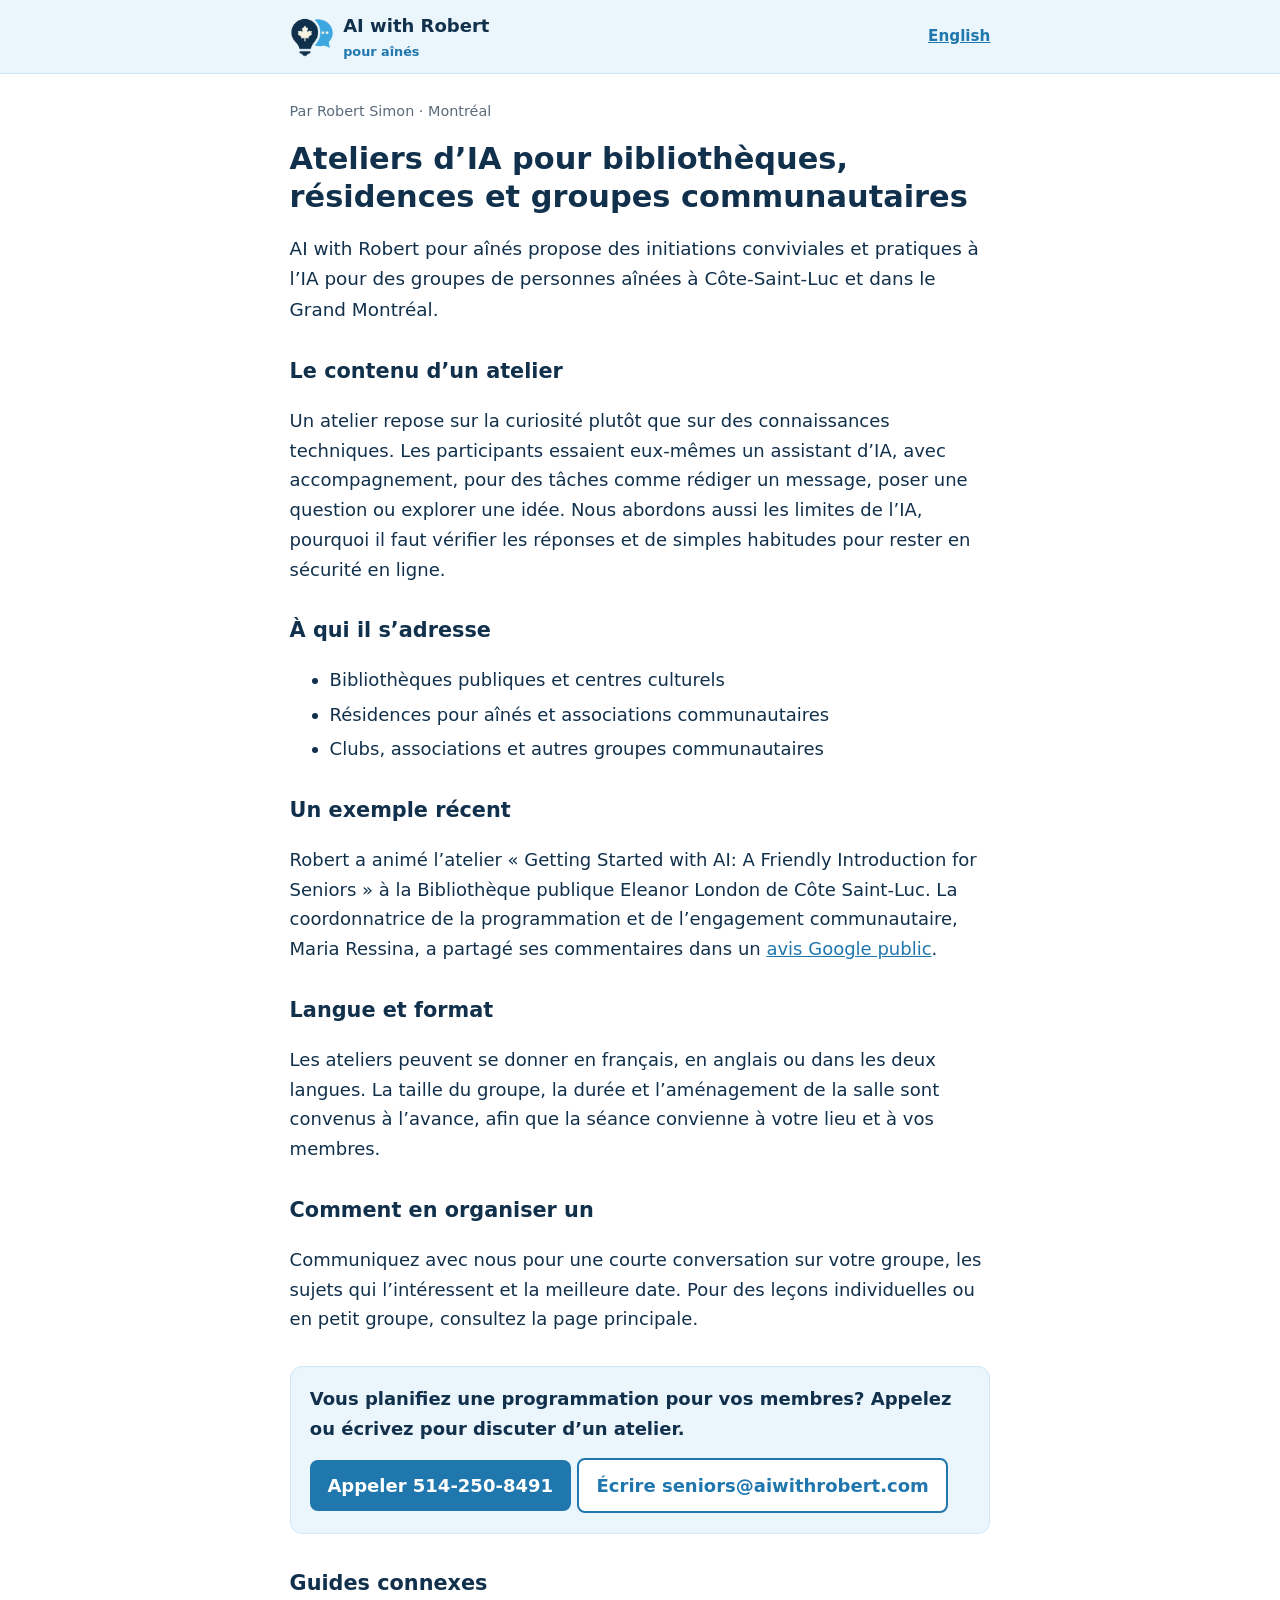
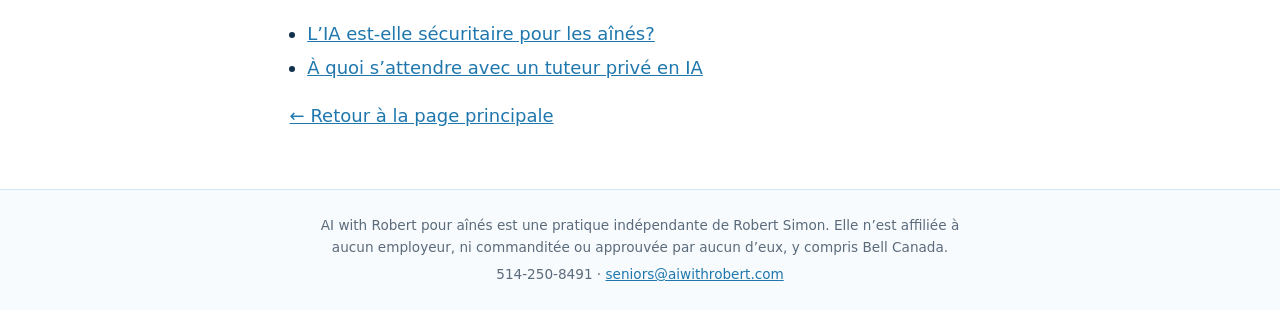
<file: fr/articles/ateliers-ia-bibliotheques-groupes-communautaires/index.html>
<!DOCTYPE html>
<html lang="fr">
<head>
<script>try{var q=location.search;if(/[?&]countme=1/.test(q)||(!/[?&]countme=0/.test(q)&&localStorage.getItem("hits-off")==="1"))window["ga-disable-G-DM4EY880K2"]=true}catch(e){}</script>
<script async src="https://www.googletagmanager.com/gtag/js?id=G-DM4EY880K2"></script>
<script>window.dataLayer=window.dataLayer||[];function gtag(){dataLayer.push(arguments);}gtag('js',new Date());gtag('config','G-DM4EY880K2',{site:'seniors'});</script>
<meta charset="UTF-8">
<meta name="viewport" content="width=device-width, initial-scale=1.0">
<meta name="theme-color" content="#1f77ae">
<title>Ateliers d’IA pour bibliothèques, résidences et groupes communautaires</title>
<meta name="description" content="Ateliers d’IA pratiques pour aînés, offerts aux bibliothèques, résidences et groupes communautaires de Côte-Saint-Luc et Montréal, en français ou en anglais.">
<meta name="robots" content="index, follow, max-snippet:-1, max-image-preview:large">
<link rel="canonical" href="https://seniors.aiwithrobert.com/fr/articles/ateliers-ia-bibliotheques-groupes-communautaires/">
<link rel="alternate" hreflang="fr" href="https://seniors.aiwithrobert.com/fr/articles/ateliers-ia-bibliotheques-groupes-communautaires/">
<link rel="alternate" hreflang="en" href="https://seniors.aiwithrobert.com/articles/ai-workshops-for-libraries-and-community-groups/">
<link rel="alternate" hreflang="x-default" href="https://seniors.aiwithrobert.com/articles/ai-workshops-for-libraries-and-community-groups/">
<link rel="icon" href="/favicon.ico" sizes="any">
<link rel="apple-touch-icon" href="/apple-touch-icon.png">
<meta property="og:type" content="article">
<meta property="og:site_name" content="AI with Robert pour aînés">
<meta property="og:title" content="Ateliers d’IA pour bibliothèques, résidences et groupes communautaires">
<meta property="og:description" content="Ateliers d’IA pratiques pour aînés, offerts aux bibliothèques, résidences et groupes communautaires de Côte-Saint-Luc et Montréal, en français ou en anglais.">
<meta property="og:url" content="https://seniors.aiwithrobert.com/fr/articles/ateliers-ia-bibliotheques-groupes-communautaires/">
<meta property="og:image" content="https://seniors.aiwithrobert.com/og-share-1200x630.png">
<meta name="twitter:card" content="summary_large_image">
<script type="application/ld+json">
{
 "@context": "https://schema.org",
 "@graph": [
  {
   "@type": "Article",
   "@id": "https://seniors.aiwithrobert.com/fr/articles/ateliers-ia-bibliotheques-groupes-communautaires/#article",
   "headline": "Ateliers d’IA pour bibliothèques, résidences et groupes communautaires",
   "description": "Ateliers d’IA pratiques pour aînés, offerts aux bibliothèques, résidences et groupes communautaires de Côte-Saint-Luc et Montréal, en français ou en anglais.",
   "inLanguage": "fr-CA",
   "datePublished": "2026-11-10",
   "dateModified": "2026-11-10",
   "mainEntityOfPage": "https://seniors.aiwithrobert.com/fr/articles/ateliers-ia-bibliotheques-groupes-communautaires/",
   "author": {
    "@id": "https://www.imetrobert.com/#robert-simon"
   },
   "publisher": {
    "@id": "https://seniors.aiwithrobert.com/#business"
   },
   "about": {
    "@id": "https://seniors.aiwithrobert.com/#business"
   }
  },
  {
   "@type": "BreadcrumbList",
   "itemListElement": [
    {
     "@type": "ListItem",
     "position": 1,
     "name": "Accueil",
     "item": "https://seniors.aiwithrobert.com/fr/"
    },
    {
     "@type": "ListItem",
     "position": 2,
     "name": "Ateliers d’IA pour bibliothèques, résidences et groupes communautaires",
     "item": "https://seniors.aiwithrobert.com/fr/articles/ateliers-ia-bibliotheques-groupes-communautaires/"
    }
   ]
  },
  {
   "@type": "FAQPage",
   "mainEntity": [
    {
     "@type": "Question",
     "name": "Offrez-vous des ateliers d’IA pour des groupes d’aînés à Montréal?",
     "acceptedAnswer": {
      "@type": "Answer",
      "text": "Oui. AI with Robert pour aînés propose des initiations pratiques à l’IA pour des bibliothèques, résidences et groupes communautaires de Côte-Saint-Luc et du Grand Montréal, en français, en anglais ou dans les deux langues."
     }
    },
    {
     "@type": "Question",
     "name": "Que font les participants pendant un atelier?",
     "acceptedAnswer": {
      "@type": "Answer",
      "text": "Ils essaient eux-mêmes un assistant d’IA, avec accompagnement, et apprennent ses limites, pourquoi vérifier les réponses et de simples habitudes pour rester en sécurité en ligne."
     }
    }
   ]
  }
 ]
}
</script>
<style>*{box-sizing:border-box}body{margin:0;font:18px/1.65 system-ui,-apple-system,"Segoe UI",Roboto,Arial,sans-serif;color:#11304c;background:#fff}
a{color:#1f77ae}header{background:#eaf5fc;border-bottom:1px solid #cfe8f7}.bar{max-width:46rem;margin:0 auto;padding:.7rem 1.1rem;display:flex;align-items:center;justify-content:space-between;gap:1rem}
.brand{display:flex;align-items:center;gap:.6rem;text-decoration:none;color:#11304c;font-weight:700}.brand img{width:44px;height:44px}.brand small{display:block;color:#1f77ae;font-weight:600;font-size:.8rem}
.lang{font-size:.95rem;font-weight:600}main{max-width:46rem;margin:0 auto;padding:1.6rem 1.1rem 2.5rem}
h1{font-size:1.9rem;line-height:1.25;margin:.2rem 0 .8rem}h2{font-size:1.3rem;margin:1.8rem 0 .5rem;color:#11304c}.meta{color:#5b6b7b;font-size:.9rem;margin:0 0 1rem}
.lead{font-size:1.15rem}li{margin:.3rem 0}.cta{background:#eaf5fc;border:1px solid #cfe8f7;border-radius:12px;padding:1.1rem 1.2rem;margin:2rem 0}
.cta p{margin:0 0 .7rem;font-weight:600}.btn{display:inline-block;background:#1f77ae;color:#fff;text-decoration:none;font-weight:700;padding:.65rem 1.1rem;border-radius:8px;margin:.2rem .4rem .2rem 0}
.btn.alt{background:#fff;color:#1f77ae;border:2px solid #1f77ae}.rel ul{padding-left:1.1rem}footer{border-top:1px solid #cfe8f7;background:#f7fbfe;padding:1.2rem 1.1rem;text-align:center;font-size:.85rem;color:#5b6b7b}footer p{max-width:40rem;margin:.3rem auto}
@media(max-width:480px){body{font-size:17px}h1{font-size:1.6rem}}</style>
</head>
<body>
<header><div class="bar">
<a class="brand" href="/fr/" aria-label="AI with Robert pour aînés — accueil"><img src="/logo.PNG" alt="" width="44" height="44"><span>AI with Robert<small>pour aînés</small></span></a>
<a class="lang" href="https://seniors.aiwithrobert.com/articles/ai-workshops-for-libraries-and-community-groups/" hreflang="en" lang="en">English</a>
</div></header>
<main>
<p class="meta">Par Robert Simon · Montréal</p>
<h1>Ateliers d’IA pour bibliothèques, résidences et groupes communautaires</h1>
<p class="lead">AI with Robert pour aînés propose des initiations conviviales et pratiques à l’IA pour des groupes de personnes aînées à Côte-Saint-Luc et dans le Grand Montréal.</p>

<h2>Le contenu d’un atelier</h2>
<p>Un atelier repose sur la curiosité plutôt que sur des connaissances techniques. Les participants essaient eux-mêmes un assistant d’IA, avec accompagnement, pour des tâches comme rédiger un message, poser une question ou explorer une idée. Nous abordons aussi les limites de l’IA, pourquoi il faut vérifier les réponses et de simples habitudes pour rester en sécurité en ligne.</p>
<h2>À qui il s’adresse</h2>
<ul>
<li>Bibliothèques publiques et centres culturels</li>
<li>Résidences pour aînés et associations communautaires</li>
<li>Clubs, associations et autres groupes communautaires</li>
</ul>
<h2>Un exemple récent</h2>
<p>Robert a animé l’atelier « Getting Started with AI: A Friendly Introduction for Seniors » à la Bibliothèque publique Eleanor London de Côte Saint-Luc. La coordonnatrice de la programmation et de l’engagement communautaire, Maria Ressina, a partagé ses commentaires dans un <a href="https://maps.app.goo.gl/jvr3enQQw4oqWzR59" rel="noopener">avis Google public</a>.</p>
<h2>Langue et format</h2>
<p>Les ateliers peuvent se donner en français, en anglais ou dans les deux langues. La taille du groupe, la durée et l’aménagement de la salle sont convenus à l’avance, afin que la séance convienne à votre lieu et à vos membres.</p>
<h2>Comment en organiser un</h2>
<p>Communiquez avec nous pour une courte conversation sur votre groupe, les sujets qui l’intéressent et la meilleure date. Pour des leçons individuelles ou en petit groupe, consultez la page principale.</p>

<div class="cta" data-cap="swap"><p>Vous planifiez une programmation pour vos membres? Appelez ou écrivez pour discuter d’un atelier.</p>
<a class="btn" href="tel:+15142508491">Appeler 514-250-8491</a><a class="btn alt" href="mailto:seniors@aiwithrobert.com">Écrire seniors@aiwithrobert.com</a></div>
<nav class="rel" aria-label="Guides connexes"><h2>Guides connexes</h2><ul><li><a href="https://seniors.aiwithrobert.com/fr/articles/lia-est-elle-securitaire-pour-les-aines/">L’IA est-elle sécuritaire pour les aînés?</a></li><li><a href="https://seniors.aiwithrobert.com/fr/articles/ce-quon-apprend-avec-un-tuteur-prive-en-ia/">À quoi s’attendre avec un tuteur privé en IA</a></li></ul></nav>
<p><a href="/fr/">← Retour à la page principale</a></p>
</main>
<footer><p>AI with Robert pour aînés est une pratique indépendante de Robert Simon. Elle n’est affiliée à aucun employeur, ni commanditée ou approuvée par aucun d’eux, y compris Bell Canada.</p><p data-cap="hide">514-250-8491 · <a href="mailto:seniors@aiwithrobert.com">seniors@aiwithrobert.com</a></p></footer>
<script defer src="/js/capacity.js?v=fb4fafdd"></script>
<script defer src="/js/hits.js?v=a16302e3"></script>
</body>
</html>
</file>
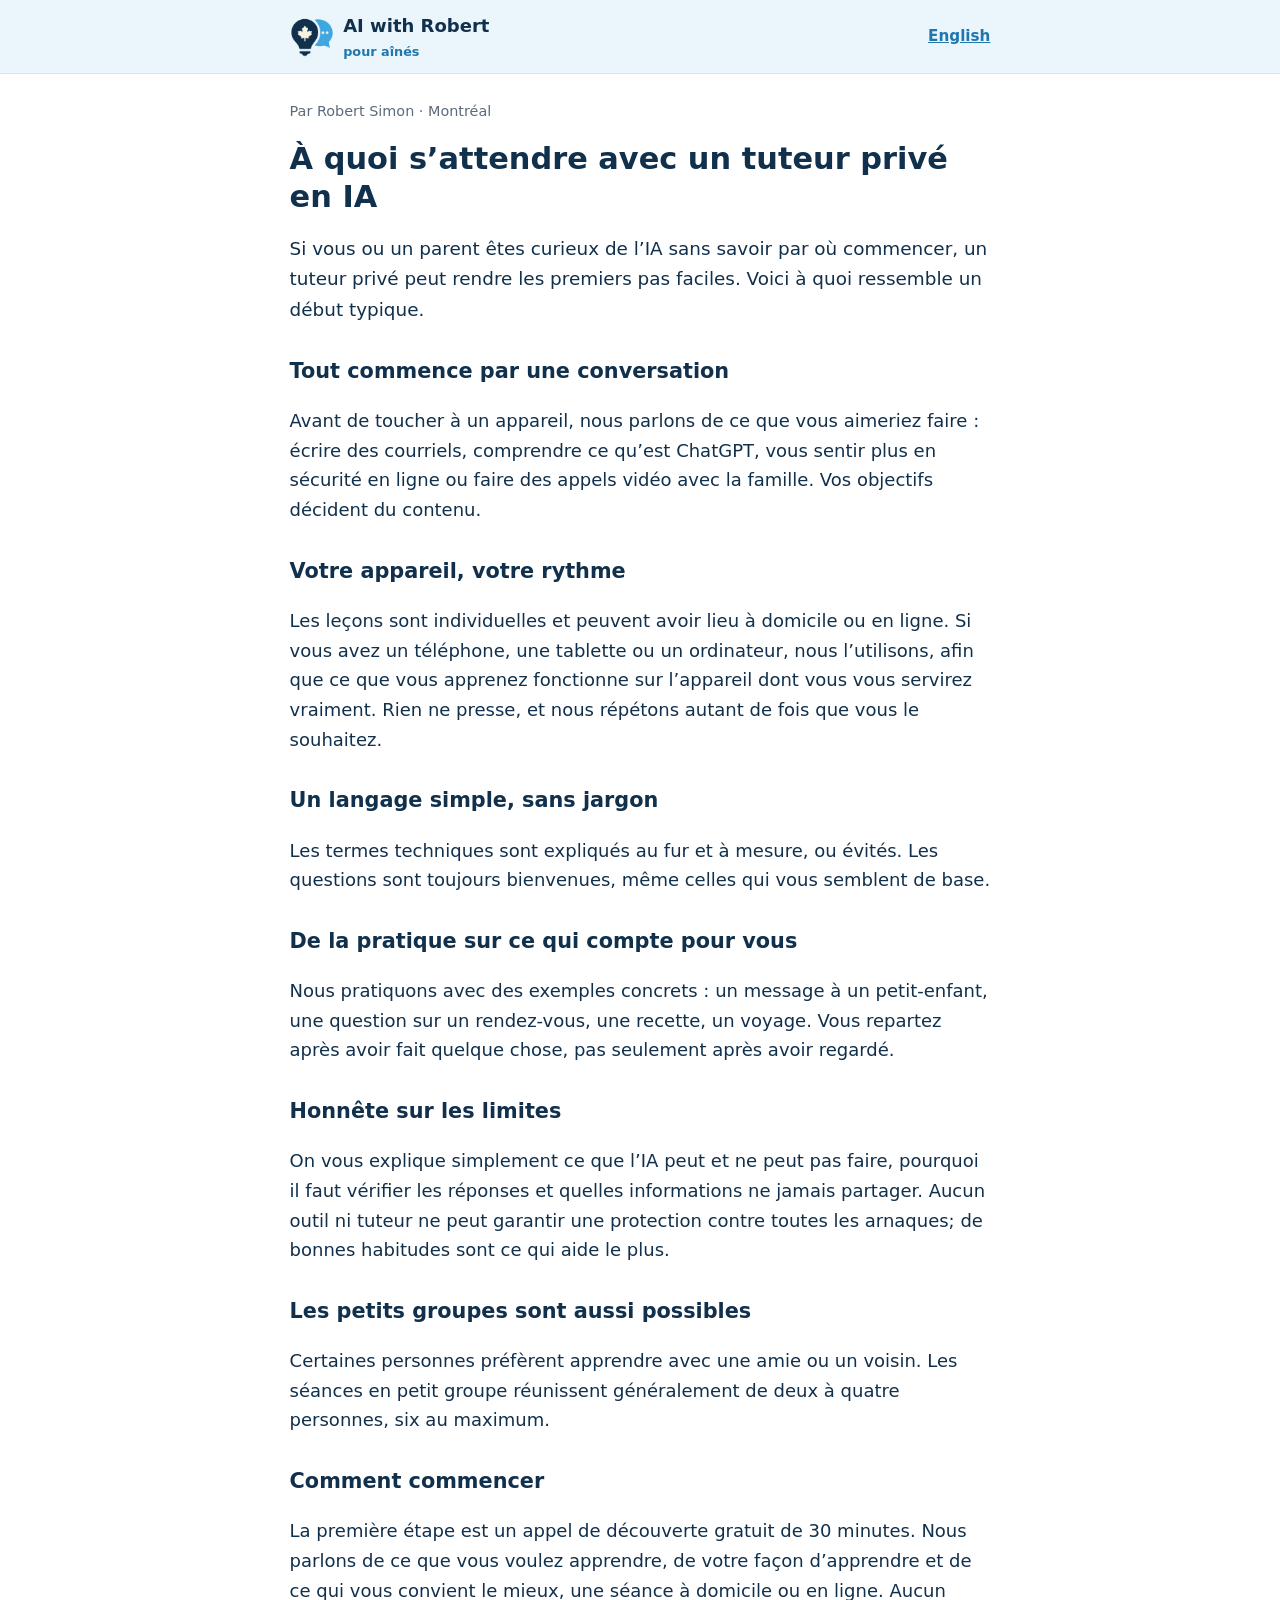
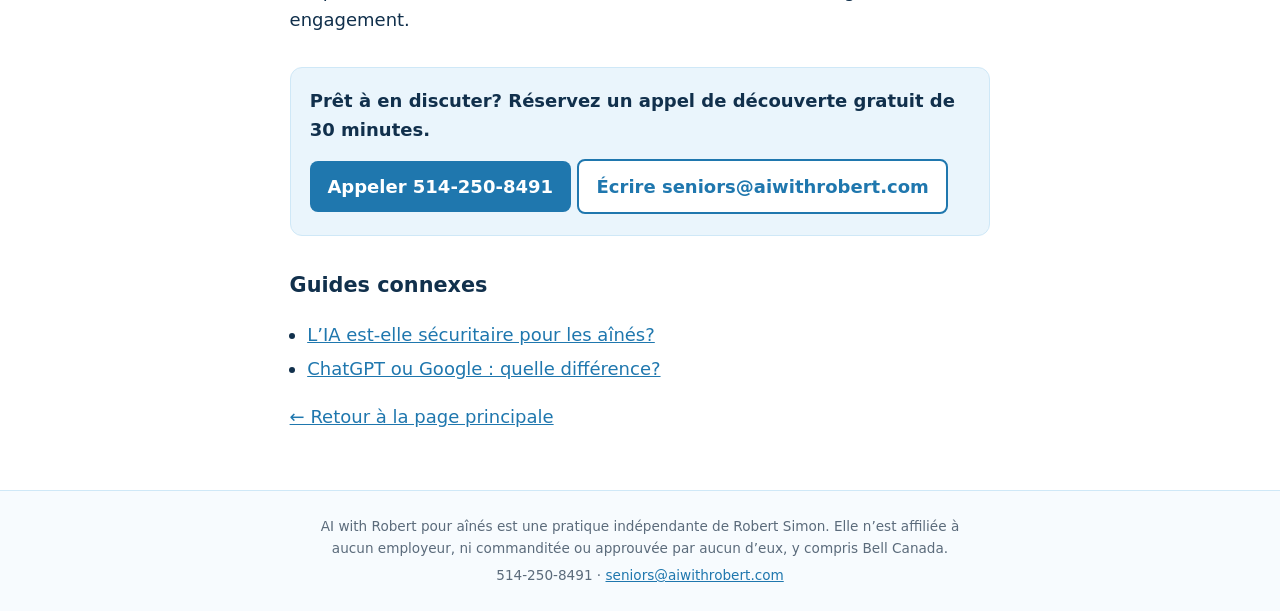
<file: fr/articles/ce-quon-apprend-avec-un-tuteur-prive-en-ia/index.html>
<!DOCTYPE html>
<html lang="fr">
<head>
<script>try{var q=location.search;if(/[?&]countme=1/.test(q)||(!/[?&]countme=0/.test(q)&&localStorage.getItem("hits-off")==="1"))window["ga-disable-G-DM4EY880K2"]=true}catch(e){}</script>
<script async src="https://www.googletagmanager.com/gtag/js?id=G-DM4EY880K2"></script>
<script>window.dataLayer=window.dataLayer||[];function gtag(){dataLayer.push(arguments);}gtag('js',new Date());gtag('config','G-DM4EY880K2',{site:'seniors'});</script>
<meta charset="UTF-8">
<meta name="viewport" content="width=device-width, initial-scale=1.0">
<meta name="theme-color" content="#1f77ae">
<title>À quoi s’attendre avec un tuteur privé en IA pour aînés</title>
<meta name="description" content="Un tuteur privé en IA vous intrigue? Voici comment se déroule une première séance : vos objectifs, votre appareil, votre rythme, sans jargon.">
<meta name="robots" content="index, follow, max-snippet:-1, max-image-preview:large">
<link rel="canonical" href="https://seniors.aiwithrobert.com/fr/articles/ce-quon-apprend-avec-un-tuteur-prive-en-ia/">
<link rel="alternate" hreflang="fr" href="https://seniors.aiwithrobert.com/fr/articles/ce-quon-apprend-avec-un-tuteur-prive-en-ia/">
<link rel="alternate" hreflang="en" href="https://seniors.aiwithrobert.com/articles/what-to-expect-private-ai-tutor/">
<link rel="alternate" hreflang="x-default" href="https://seniors.aiwithrobert.com/articles/what-to-expect-private-ai-tutor/">
<link rel="icon" href="/favicon.ico" sizes="any">
<link rel="apple-touch-icon" href="/apple-touch-icon.png">
<meta property="og:type" content="article">
<meta property="og:site_name" content="AI with Robert pour aînés">
<meta property="og:title" content="À quoi s’attendre avec un tuteur privé en IA pour aînés">
<meta property="og:description" content="Un tuteur privé en IA vous intrigue? Voici comment se déroule une première séance : vos objectifs, votre appareil, votre rythme, sans jargon.">
<meta property="og:url" content="https://seniors.aiwithrobert.com/fr/articles/ce-quon-apprend-avec-un-tuteur-prive-en-ia/">
<meta property="og:image" content="https://seniors.aiwithrobert.com/og-share-1200x630.png">
<meta name="twitter:card" content="summary_large_image">
<script type="application/ld+json">
{
 "@context": "https://schema.org",
 "@graph": [
  {
   "@type": "Article",
   "@id": "https://seniors.aiwithrobert.com/fr/articles/ce-quon-apprend-avec-un-tuteur-prive-en-ia/#article",
   "headline": "À quoi s’attendre avec un tuteur privé en IA",
   "description": "Un tuteur privé en IA vous intrigue? Voici comment se déroule une première séance : vos objectifs, votre appareil, votre rythme, sans jargon.",
   "inLanguage": "fr-CA",
   "datePublished": "2026-11-10",
   "dateModified": "2026-11-10",
   "mainEntityOfPage": "https://seniors.aiwithrobert.com/fr/articles/ce-quon-apprend-avec-un-tuteur-prive-en-ia/",
   "author": {
    "@id": "https://www.imetrobert.com/#robert-simon"
   },
   "publisher": {
    "@id": "https://seniors.aiwithrobert.com/#business"
   },
   "about": {
    "@id": "https://seniors.aiwithrobert.com/#business"
   }
  },
  {
   "@type": "BreadcrumbList",
   "itemListElement": [
    {
     "@type": "ListItem",
     "position": 1,
     "name": "Accueil",
     "item": "https://seniors.aiwithrobert.com/fr/"
    },
    {
     "@type": "ListItem",
     "position": 2,
     "name": "À quoi s’attendre avec un tuteur privé en IA",
     "item": "https://seniors.aiwithrobert.com/fr/articles/ce-quon-apprend-avec-un-tuteur-prive-en-ia/"
    }
   ]
  },
  {
   "@type": "FAQPage",
   "mainEntity": [
    {
     "@type": "Question",
     "name": "Comment se déroule une première séance avec un tuteur en IA?",
     "acceptedAnswer": {
      "@type": "Answer",
      "text": "Elle commence par une conversation sur vos objectifs. Les leçons sont individuelles, sur votre propre appareil et à votre rythme, en langage simple, avec de la pratique sur ce qui compte pour vous."
     }
    },
    {
     "@type": "Question",
     "name": "Peut-on apprendre l’IA en petit groupe?",
     "acceptedAnswer": {
      "@type": "Answer",
      "text": "Oui. Les séances en petit groupe réunissent généralement de deux à quatre personnes, six au maximum."
     }
    }
   ]
  }
 ]
}
</script>
<style>*{box-sizing:border-box}body{margin:0;font:18px/1.65 system-ui,-apple-system,"Segoe UI",Roboto,Arial,sans-serif;color:#11304c;background:#fff}
a{color:#1f77ae}header{background:#eaf5fc;border-bottom:1px solid #cfe8f7}.bar{max-width:46rem;margin:0 auto;padding:.7rem 1.1rem;display:flex;align-items:center;justify-content:space-between;gap:1rem}
.brand{display:flex;align-items:center;gap:.6rem;text-decoration:none;color:#11304c;font-weight:700}.brand img{width:44px;height:44px}.brand small{display:block;color:#1f77ae;font-weight:600;font-size:.8rem}
.lang{font-size:.95rem;font-weight:600}main{max-width:46rem;margin:0 auto;padding:1.6rem 1.1rem 2.5rem}
h1{font-size:1.9rem;line-height:1.25;margin:.2rem 0 .8rem}h2{font-size:1.3rem;margin:1.8rem 0 .5rem;color:#11304c}.meta{color:#5b6b7b;font-size:.9rem;margin:0 0 1rem}
.lead{font-size:1.15rem}li{margin:.3rem 0}.cta{background:#eaf5fc;border:1px solid #cfe8f7;border-radius:12px;padding:1.1rem 1.2rem;margin:2rem 0}
.cta p{margin:0 0 .7rem;font-weight:600}.btn{display:inline-block;background:#1f77ae;color:#fff;text-decoration:none;font-weight:700;padding:.65rem 1.1rem;border-radius:8px;margin:.2rem .4rem .2rem 0}
.btn.alt{background:#fff;color:#1f77ae;border:2px solid #1f77ae}.rel ul{padding-left:1.1rem}footer{border-top:1px solid #cfe8f7;background:#f7fbfe;padding:1.2rem 1.1rem;text-align:center;font-size:.85rem;color:#5b6b7b}footer p{max-width:40rem;margin:.3rem auto}
@media(max-width:480px){body{font-size:17px}h1{font-size:1.6rem}}</style>
</head>
<body>
<header><div class="bar">
<a class="brand" href="/fr/" aria-label="AI with Robert pour aînés — accueil"><img src="/logo.PNG" alt="" width="44" height="44"><span>AI with Robert<small>pour aînés</small></span></a>
<a class="lang" href="https://seniors.aiwithrobert.com/articles/what-to-expect-private-ai-tutor/" hreflang="en" lang="en">English</a>
</div></header>
<main>
<p class="meta">Par Robert Simon · Montréal</p>
<h1>À quoi s’attendre avec un tuteur privé en IA</h1>
<p class="lead">Si vous ou un parent êtes curieux de l’IA sans savoir par où commencer, un tuteur privé peut rendre les premiers pas faciles. Voici à quoi ressemble un début typique.</p>

<h2>Tout commence par une conversation</h2>
<p>Avant de toucher à un appareil, nous parlons de ce que vous aimeriez faire : écrire des courriels, comprendre ce qu’est ChatGPT, vous sentir plus en sécurité en ligne ou faire des appels vidéo avec la famille. Vos objectifs décident du contenu.</p>
<h2>Votre appareil, votre rythme</h2>
<p>Les leçons sont individuelles et peuvent avoir lieu à domicile ou en ligne. Si vous avez un téléphone, une tablette ou un ordinateur, nous l’utilisons, afin que ce que vous apprenez fonctionne sur l’appareil dont vous vous servirez vraiment. Rien ne presse, et nous répétons autant de fois que vous le souhaitez.</p>
<h2>Un langage simple, sans jargon</h2>
<p>Les termes techniques sont expliqués au fur et à mesure, ou évités. Les questions sont toujours bienvenues, même celles qui vous semblent de base.</p>
<h2>De la pratique sur ce qui compte pour vous</h2>
<p>Nous pratiquons avec des exemples concrets : un message à un petit-enfant, une question sur un rendez-vous, une recette, un voyage. Vous repartez après avoir fait quelque chose, pas seulement après avoir regardé.</p>
<h2>Honnête sur les limites</h2>
<p>On vous explique simplement ce que l’IA peut et ne peut pas faire, pourquoi il faut vérifier les réponses et quelles informations ne jamais partager. Aucun outil ni tuteur ne peut garantir une protection contre toutes les arnaques; de bonnes habitudes sont ce qui aide le plus.</p>
<h2>Les petits groupes sont aussi possibles</h2>
<p>Certaines personnes préfèrent apprendre avec une amie ou un voisin. Les séances en petit groupe réunissent généralement de deux à quatre personnes, six au maximum.</p>
<h2>Comment commencer</h2>
<p>La première étape est un appel de découverte gratuit de 30 minutes. Nous parlons de ce que vous voulez apprendre, de votre façon d’apprendre et de ce qui vous convient le mieux, une séance à domicile ou en ligne. Aucun engagement.</p>

<div class="cta" data-cap="swap"><p>Prêt à en discuter? Réservez un appel de découverte gratuit de 30 minutes.</p>
<a class="btn" href="tel:+15142508491">Appeler 514-250-8491</a><a class="btn alt" href="mailto:seniors@aiwithrobert.com">Écrire seniors@aiwithrobert.com</a></div>
<nav class="rel" aria-label="Guides connexes"><h2>Guides connexes</h2><ul><li><a href="https://seniors.aiwithrobert.com/fr/articles/lia-est-elle-securitaire-pour-les-aines/">L’IA est-elle sécuritaire pour les aînés?</a></li><li><a href="https://seniors.aiwithrobert.com/fr/articles/chatgpt-ou-google/">ChatGPT ou Google : quelle différence?</a></li></ul></nav>
<p><a href="/fr/">← Retour à la page principale</a></p>
</main>
<footer><p>AI with Robert pour aînés est une pratique indépendante de Robert Simon. Elle n’est affiliée à aucun employeur, ni commanditée ou approuvée par aucun d’eux, y compris Bell Canada.</p><p data-cap="hide">514-250-8491 · <a href="mailto:seniors@aiwithrobert.com">seniors@aiwithrobert.com</a></p></footer>
<script defer src="/js/capacity.js?v=fb4fafdd"></script>
<script defer src="/js/hits.js?v=a16302e3"></script>
</body>
</html>
</file>
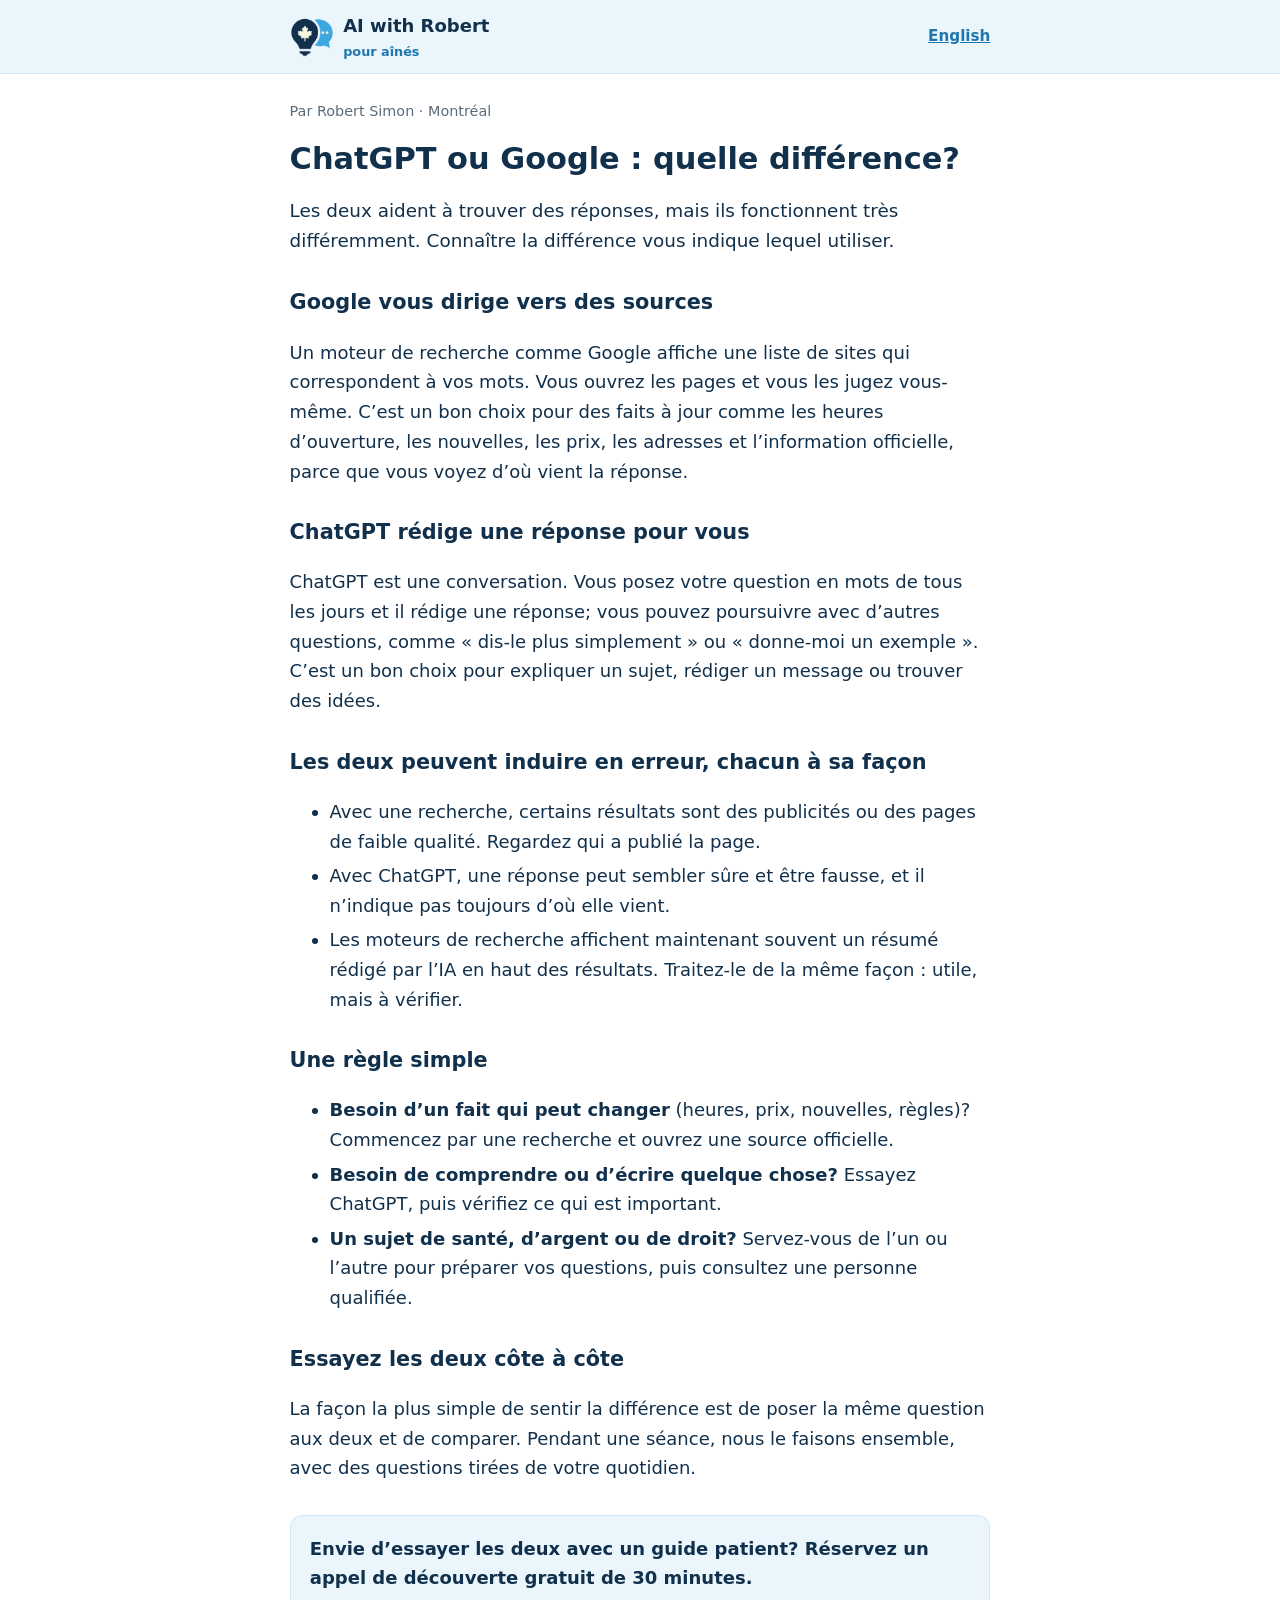
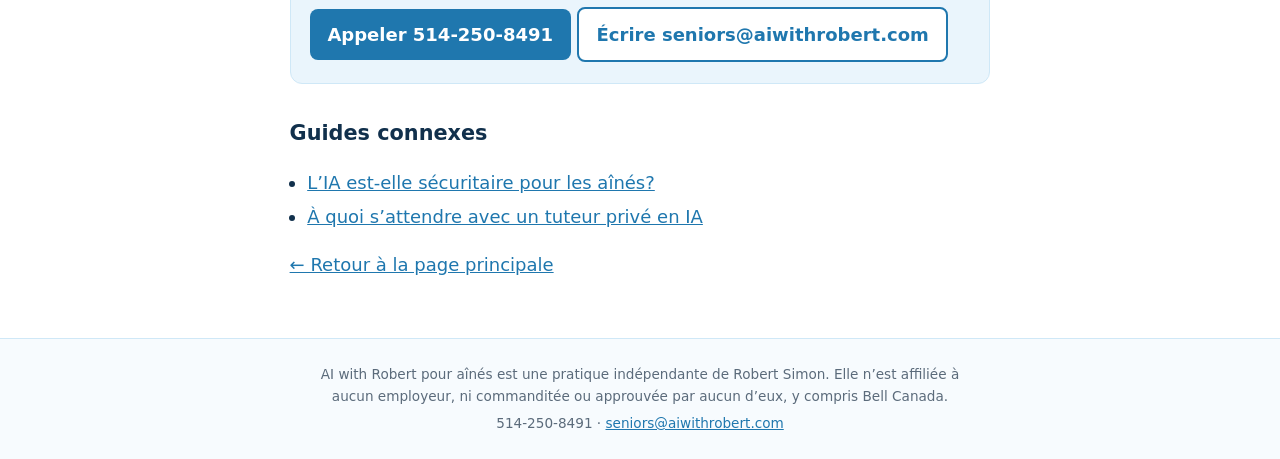
<file: fr/articles/chatgpt-ou-google/index.html>
<!DOCTYPE html>
<html lang="fr">
<head>
<script>try{var q=location.search;if(/[?&]countme=1/.test(q)||(!/[?&]countme=0/.test(q)&&localStorage.getItem("hits-off")==="1"))window["ga-disable-G-DM4EY880K2"]=true}catch(e){}</script>
<script async src="https://www.googletagmanager.com/gtag/js?id=G-DM4EY880K2"></script>
<script>window.dataLayer=window.dataLayer||[];function gtag(){dataLayer.push(arguments);}gtag('js',new Date());gtag('config','G-DM4EY880K2',{site:'seniors'});</script>
<meta charset="UTF-8">
<meta name="viewport" content="width=device-width, initial-scale=1.0">
<meta name="theme-color" content="#1f77ae">
<title>ChatGPT ou Google : lequel utiliser?</title>
<meta name="description" content="ChatGPT ou Google? Un guide simple pour les aînés : leurs différences, quand chacun aide le plus et pourquoi vérifier les réponses importantes.">
<meta name="robots" content="index, follow, max-snippet:-1, max-image-preview:large">
<link rel="canonical" href="https://seniors.aiwithrobert.com/fr/articles/chatgpt-ou-google/">
<link rel="alternate" hreflang="fr" href="https://seniors.aiwithrobert.com/fr/articles/chatgpt-ou-google/">
<link rel="alternate" hreflang="en" href="https://seniors.aiwithrobert.com/articles/chatgpt-vs-google/">
<link rel="alternate" hreflang="x-default" href="https://seniors.aiwithrobert.com/articles/chatgpt-vs-google/">
<link rel="icon" href="/favicon.ico" sizes="any">
<link rel="apple-touch-icon" href="/apple-touch-icon.png">
<meta property="og:type" content="article">
<meta property="og:site_name" content="AI with Robert pour aînés">
<meta property="og:title" content="ChatGPT ou Google : lequel utiliser?">
<meta property="og:description" content="ChatGPT ou Google? Un guide simple pour les aînés : leurs différences, quand chacun aide le plus et pourquoi vérifier les réponses importantes.">
<meta property="og:url" content="https://seniors.aiwithrobert.com/fr/articles/chatgpt-ou-google/">
<meta property="og:image" content="https://seniors.aiwithrobert.com/og-share-1200x630.png">
<meta name="twitter:card" content="summary_large_image">
<script type="application/ld+json">
{
 "@context": "https://schema.org",
 "@graph": [
  {
   "@type": "Article",
   "@id": "https://seniors.aiwithrobert.com/fr/articles/chatgpt-ou-google/#article",
   "headline": "ChatGPT ou Google : quelle différence?",
   "description": "ChatGPT ou Google? Un guide simple pour les aînés : leurs différences, quand chacun aide le plus et pourquoi vérifier les réponses importantes.",
   "inLanguage": "fr-CA",
   "datePublished": "2026-11-10",
   "dateModified": "2026-11-10",
   "mainEntityOfPage": "https://seniors.aiwithrobert.com/fr/articles/chatgpt-ou-google/",
   "author": {
    "@id": "https://www.imetrobert.com/#robert-simon"
   },
   "publisher": {
    "@id": "https://seniors.aiwithrobert.com/#business"
   },
   "about": {
    "@id": "https://seniors.aiwithrobert.com/#business"
   }
  },
  {
   "@type": "BreadcrumbList",
   "itemListElement": [
    {
     "@type": "ListItem",
     "position": 1,
     "name": "Accueil",
     "item": "https://seniors.aiwithrobert.com/fr/"
    },
    {
     "@type": "ListItem",
     "position": 2,
     "name": "ChatGPT ou Google : quelle différence?",
     "item": "https://seniors.aiwithrobert.com/fr/articles/chatgpt-ou-google/"
    }
   ]
  },
  {
   "@type": "FAQPage",
   "mainEntity": [
    {
     "@type": "Question",
     "name": "Quelle est la différence entre ChatGPT et Google?",
     "acceptedAnswer": {
      "@type": "Answer",
      "text": "Google affiche une liste de sites pour que vous jugiez vous-même les sources. ChatGPT rédige une réponse sous forme de conversation et peut expliquer, rédiger et proposer des idées, mais ses réponses peuvent être fausses et doivent être vérifiées."
     }
    },
    {
     "@type": "Question",
     "name": "Les aînés devraient-ils utiliser ChatGPT ou Google?",
     "acceptedAnswer": {
      "@type": "Answer",
      "text": "Pour les faits qui changent, comme les heures, les prix et les nouvelles, commencez par une recherche et ouvrez une source officielle. Pour expliquer ou rédiger quelque chose, ChatGPT peut aider, mais vérifiez ce qui est important."
     }
    }
   ]
  }
 ]
}
</script>
<style>*{box-sizing:border-box}body{margin:0;font:18px/1.65 system-ui,-apple-system,"Segoe UI",Roboto,Arial,sans-serif;color:#11304c;background:#fff}
a{color:#1f77ae}header{background:#eaf5fc;border-bottom:1px solid #cfe8f7}.bar{max-width:46rem;margin:0 auto;padding:.7rem 1.1rem;display:flex;align-items:center;justify-content:space-between;gap:1rem}
.brand{display:flex;align-items:center;gap:.6rem;text-decoration:none;color:#11304c;font-weight:700}.brand img{width:44px;height:44px}.brand small{display:block;color:#1f77ae;font-weight:600;font-size:.8rem}
.lang{font-size:.95rem;font-weight:600}main{max-width:46rem;margin:0 auto;padding:1.6rem 1.1rem 2.5rem}
h1{font-size:1.9rem;line-height:1.25;margin:.2rem 0 .8rem}h2{font-size:1.3rem;margin:1.8rem 0 .5rem;color:#11304c}.meta{color:#5b6b7b;font-size:.9rem;margin:0 0 1rem}
.lead{font-size:1.15rem}li{margin:.3rem 0}.cta{background:#eaf5fc;border:1px solid #cfe8f7;border-radius:12px;padding:1.1rem 1.2rem;margin:2rem 0}
.cta p{margin:0 0 .7rem;font-weight:600}.btn{display:inline-block;background:#1f77ae;color:#fff;text-decoration:none;font-weight:700;padding:.65rem 1.1rem;border-radius:8px;margin:.2rem .4rem .2rem 0}
.btn.alt{background:#fff;color:#1f77ae;border:2px solid #1f77ae}.rel ul{padding-left:1.1rem}footer{border-top:1px solid #cfe8f7;background:#f7fbfe;padding:1.2rem 1.1rem;text-align:center;font-size:.85rem;color:#5b6b7b}footer p{max-width:40rem;margin:.3rem auto}
@media(max-width:480px){body{font-size:17px}h1{font-size:1.6rem}}</style>
</head>
<body>
<header><div class="bar">
<a class="brand" href="/fr/" aria-label="AI with Robert pour aînés — accueil"><img src="/logo.PNG" alt="" width="44" height="44"><span>AI with Robert<small>pour aînés</small></span></a>
<a class="lang" href="https://seniors.aiwithrobert.com/articles/chatgpt-vs-google/" hreflang="en" lang="en">English</a>
</div></header>
<main>
<p class="meta">Par Robert Simon · Montréal</p>
<h1>ChatGPT ou Google : quelle différence?</h1>
<p class="lead">Les deux aident à trouver des réponses, mais ils fonctionnent très différemment. Connaître la différence vous indique lequel utiliser.</p>

<h2>Google vous dirige vers des sources</h2>
<p>Un moteur de recherche comme Google affiche une liste de sites qui correspondent à vos mots. Vous ouvrez les pages et vous les jugez vous-même. C’est un bon choix pour des faits à jour comme les heures d’ouverture, les nouvelles, les prix, les adresses et l’information officielle, parce que vous voyez d’où vient la réponse.</p>
<h2>ChatGPT rédige une réponse pour vous</h2>
<p>ChatGPT est une conversation. Vous posez votre question en mots de tous les jours et il rédige une réponse; vous pouvez poursuivre avec d’autres questions, comme « dis-le plus simplement » ou « donne-moi un exemple ». C’est un bon choix pour expliquer un sujet, rédiger un message ou trouver des idées.</p>
<h2>Les deux peuvent induire en erreur, chacun à sa façon</h2>
<ul>
<li>Avec une recherche, certains résultats sont des publicités ou des pages de faible qualité. Regardez qui a publié la page.</li>
<li>Avec ChatGPT, une réponse peut sembler sûre et être fausse, et il n’indique pas toujours d’où elle vient.</li>
<li>Les moteurs de recherche affichent maintenant souvent un résumé rédigé par l’IA en haut des résultats. Traitez-le de la même façon : utile, mais à vérifier.</li>
</ul>
<h2>Une règle simple</h2>
<ul>
<li><strong>Besoin d’un fait qui peut changer</strong> (heures, prix, nouvelles, règles)? Commencez par une recherche et ouvrez une source officielle.</li>
<li><strong>Besoin de comprendre ou d’écrire quelque chose?</strong> Essayez ChatGPT, puis vérifiez ce qui est important.</li>
<li><strong>Un sujet de santé, d’argent ou de droit?</strong> Servez-vous de l’un ou l’autre pour préparer vos questions, puis consultez une personne qualifiée.</li>
</ul>
<h2>Essayez les deux côte à côte</h2>
<p>La façon la plus simple de sentir la différence est de poser la même question aux deux et de comparer. Pendant une séance, nous le faisons ensemble, avec des questions tirées de votre quotidien.</p>

<div class="cta" data-cap="swap"><p>Envie d’essayer les deux avec un guide patient? Réservez un appel de découverte gratuit de 30 minutes.</p>
<a class="btn" href="tel:+15142508491">Appeler 514-250-8491</a><a class="btn alt" href="mailto:seniors@aiwithrobert.com">Écrire seniors@aiwithrobert.com</a></div>
<nav class="rel" aria-label="Guides connexes"><h2>Guides connexes</h2><ul><li><a href="https://seniors.aiwithrobert.com/fr/articles/lia-est-elle-securitaire-pour-les-aines/">L’IA est-elle sécuritaire pour les aînés?</a></li><li><a href="https://seniors.aiwithrobert.com/fr/articles/ce-quon-apprend-avec-un-tuteur-prive-en-ia/">À quoi s’attendre avec un tuteur privé en IA</a></li></ul></nav>
<p><a href="/fr/">← Retour à la page principale</a></p>
</main>
<footer><p>AI with Robert pour aînés est une pratique indépendante de Robert Simon. Elle n’est affiliée à aucun employeur, ni commanditée ou approuvée par aucun d’eux, y compris Bell Canada.</p><p data-cap="hide">514-250-8491 · <a href="mailto:seniors@aiwithrobert.com">seniors@aiwithrobert.com</a></p></footer>
<script defer src="/js/capacity.js?v=fb4fafdd"></script>
<script defer src="/js/hits.js?v=a16302e3"></script>
</body>
</html>
</file>
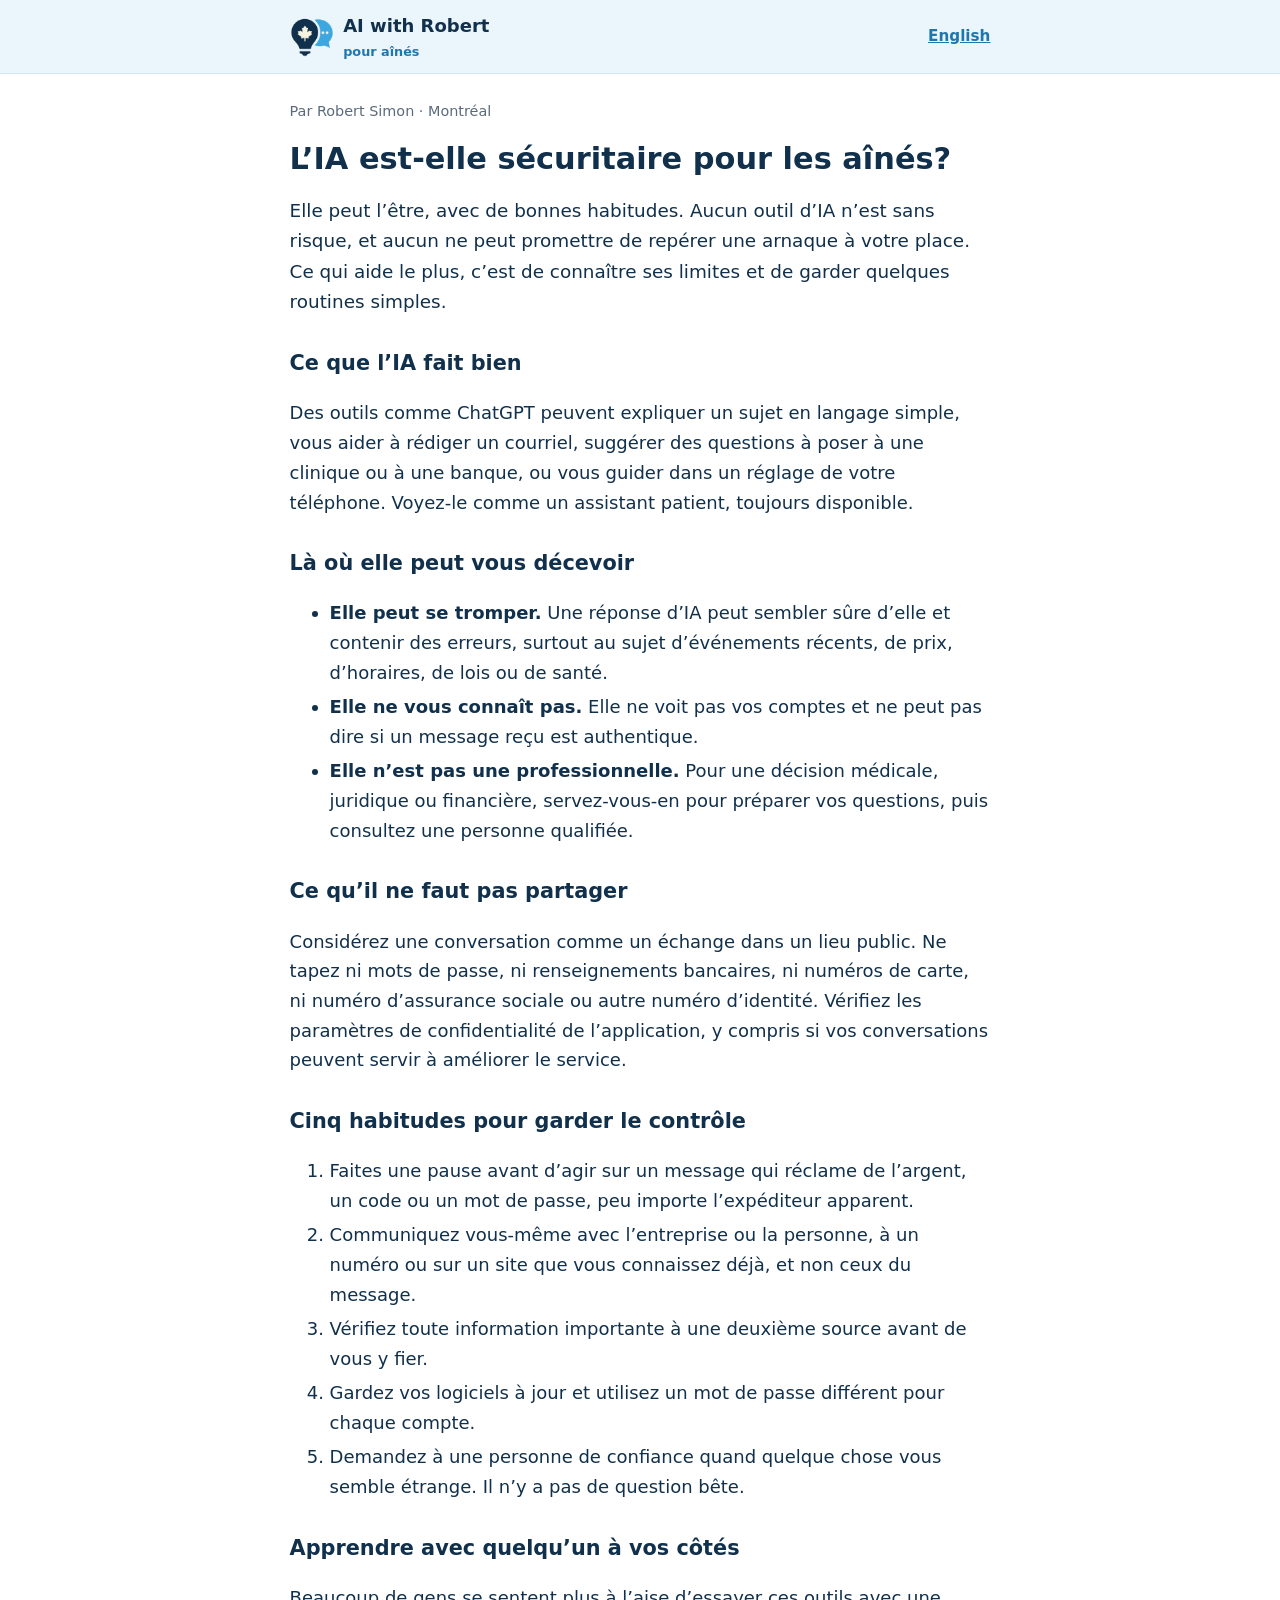
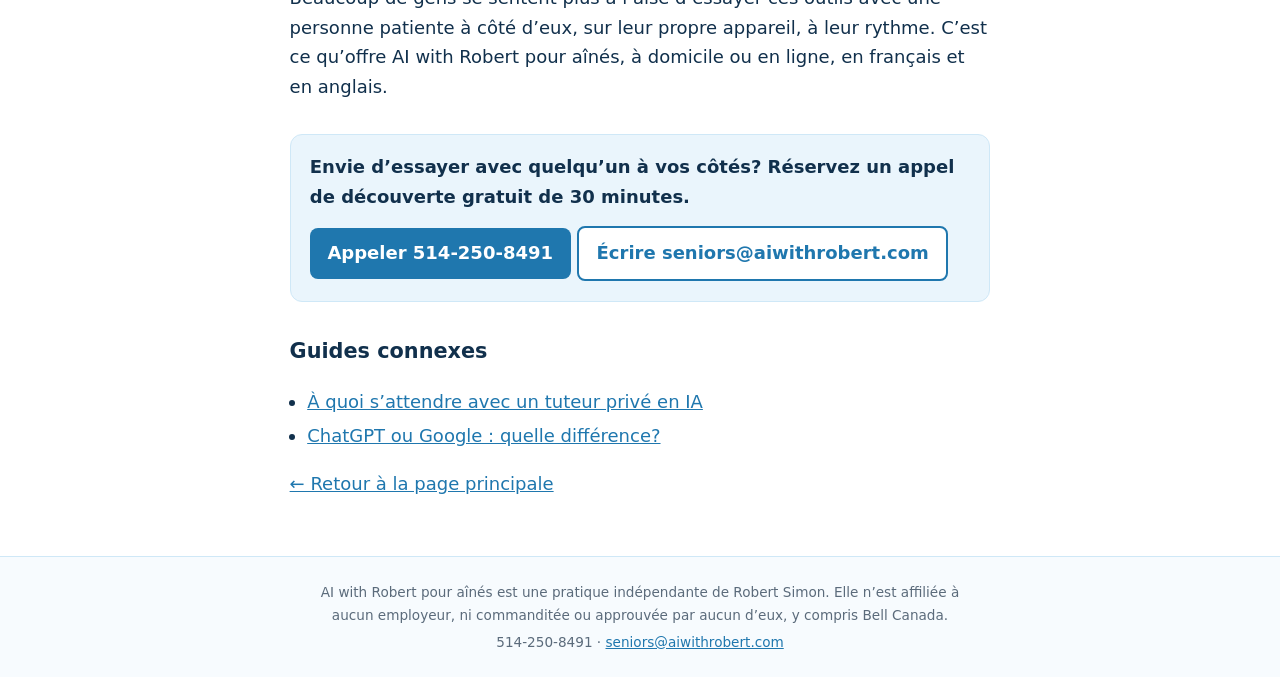
<file: fr/articles/lia-est-elle-securitaire-pour-les-aines/index.html>
<!DOCTYPE html>
<html lang="fr">
<head>
<script>try{var q=location.search;if(/[?&]countme=1/.test(q)||(!/[?&]countme=0/.test(q)&&localStorage.getItem("hits-off")==="1"))window["ga-disable-G-DM4EY880K2"]=true}catch(e){}</script>
<script async src="https://www.googletagmanager.com/gtag/js?id=G-DM4EY880K2"></script>
<script>window.dataLayer=window.dataLayer||[];function gtag(){dataLayer.push(arguments);}gtag('js',new Date());gtag('config','G-DM4EY880K2',{site:'seniors'});</script>
<meta charset="UTF-8">
<meta name="viewport" content="width=device-width, initial-scale=1.0">
<meta name="theme-color" content="#1f77ae">
<title>L’IA est-elle sécuritaire pour les aînés? Limites et bonnes habitudes</title>
<meta name="description" content="ChatGPT est-il sécuritaire pour les aînés? Ses limites, ce qu’il ne faut jamais partager et cinq bonnes habitudes pour garder le contrôle.">
<meta name="robots" content="index, follow, max-snippet:-1, max-image-preview:large">
<link rel="canonical" href="https://seniors.aiwithrobert.com/fr/articles/lia-est-elle-securitaire-pour-les-aines/">
<link rel="alternate" hreflang="fr" href="https://seniors.aiwithrobert.com/fr/articles/lia-est-elle-securitaire-pour-les-aines/">
<link rel="alternate" hreflang="en" href="https://seniors.aiwithrobert.com/articles/is-ai-safe-for-seniors/">
<link rel="alternate" hreflang="x-default" href="https://seniors.aiwithrobert.com/articles/is-ai-safe-for-seniors/">
<link rel="icon" href="/favicon.ico" sizes="any">
<link rel="apple-touch-icon" href="/apple-touch-icon.png">
<meta property="og:type" content="article">
<meta property="og:site_name" content="AI with Robert pour aînés">
<meta property="og:title" content="L’IA est-elle sécuritaire pour les aînés? Limites et bonnes habitudes">
<meta property="og:description" content="ChatGPT est-il sécuritaire pour les aînés? Ses limites, ce qu’il ne faut jamais partager et cinq bonnes habitudes pour garder le contrôle.">
<meta property="og:url" content="https://seniors.aiwithrobert.com/fr/articles/lia-est-elle-securitaire-pour-les-aines/">
<meta property="og:image" content="https://seniors.aiwithrobert.com/og-share-1200x630.png">
<meta name="twitter:card" content="summary_large_image">
<script type="application/ld+json">
{
 "@context": "https://schema.org",
 "@graph": [
  {
   "@type": "Article",
   "@id": "https://seniors.aiwithrobert.com/fr/articles/lia-est-elle-securitaire-pour-les-aines/#article",
   "headline": "L’IA est-elle sécuritaire pour les aînés?",
   "description": "ChatGPT est-il sécuritaire pour les aînés? Ses limites, ce qu’il ne faut jamais partager et cinq bonnes habitudes pour garder le contrôle.",
   "inLanguage": "fr-CA",
   "datePublished": "2026-11-10",
   "dateModified": "2026-11-10",
   "mainEntityOfPage": "https://seniors.aiwithrobert.com/fr/articles/lia-est-elle-securitaire-pour-les-aines/",
   "author": {
    "@id": "https://www.imetrobert.com/#robert-simon"
   },
   "publisher": {
    "@id": "https://seniors.aiwithrobert.com/#business"
   },
   "about": {
    "@id": "https://seniors.aiwithrobert.com/#business"
   }
  },
  {
   "@type": "BreadcrumbList",
   "itemListElement": [
    {
     "@type": "ListItem",
     "position": 1,
     "name": "Accueil",
     "item": "https://seniors.aiwithrobert.com/fr/"
    },
    {
     "@type": "ListItem",
     "position": 2,
     "name": "L’IA est-elle sécuritaire pour les aînés?",
     "item": "https://seniors.aiwithrobert.com/fr/articles/lia-est-elle-securitaire-pour-les-aines/"
    }
   ]
  },
  {
   "@type": "FAQPage",
   "mainEntity": [
    {
     "@type": "Question",
     "name": "ChatGPT est-il sécuritaire pour les aînés?",
     "acceptedAnswer": {
      "@type": "Answer",
      "text": "Il peut l’être, avec de bonnes habitudes. Aucun outil d’IA n’est sans risque, et aucun ne peut garantir qu’il repérera une arnaque. Évitez de partager mots de passe, renseignements bancaires ou numéros d’identité, et vérifiez les réponses importantes à une deuxième source."
     }
    },
    {
     "@type": "Question",
     "name": "Que ne faut-il jamais dire à un robot conversationnel?",
     "acceptedAnswer": {
      "@type": "Answer",
      "text": "Les mots de passe, les renseignements bancaires et de carte, et les numéros d’identité comme le numéro d’assurance sociale. Considérez une conversation comme un échange dans un lieu public."
     }
    }
   ]
  }
 ]
}
</script>
<style>*{box-sizing:border-box}body{margin:0;font:18px/1.65 system-ui,-apple-system,"Segoe UI",Roboto,Arial,sans-serif;color:#11304c;background:#fff}
a{color:#1f77ae}header{background:#eaf5fc;border-bottom:1px solid #cfe8f7}.bar{max-width:46rem;margin:0 auto;padding:.7rem 1.1rem;display:flex;align-items:center;justify-content:space-between;gap:1rem}
.brand{display:flex;align-items:center;gap:.6rem;text-decoration:none;color:#11304c;font-weight:700}.brand img{width:44px;height:44px}.brand small{display:block;color:#1f77ae;font-weight:600;font-size:.8rem}
.lang{font-size:.95rem;font-weight:600}main{max-width:46rem;margin:0 auto;padding:1.6rem 1.1rem 2.5rem}
h1{font-size:1.9rem;line-height:1.25;margin:.2rem 0 .8rem}h2{font-size:1.3rem;margin:1.8rem 0 .5rem;color:#11304c}.meta{color:#5b6b7b;font-size:.9rem;margin:0 0 1rem}
.lead{font-size:1.15rem}li{margin:.3rem 0}.cta{background:#eaf5fc;border:1px solid #cfe8f7;border-radius:12px;padding:1.1rem 1.2rem;margin:2rem 0}
.cta p{margin:0 0 .7rem;font-weight:600}.btn{display:inline-block;background:#1f77ae;color:#fff;text-decoration:none;font-weight:700;padding:.65rem 1.1rem;border-radius:8px;margin:.2rem .4rem .2rem 0}
.btn.alt{background:#fff;color:#1f77ae;border:2px solid #1f77ae}.rel ul{padding-left:1.1rem}footer{border-top:1px solid #cfe8f7;background:#f7fbfe;padding:1.2rem 1.1rem;text-align:center;font-size:.85rem;color:#5b6b7b}footer p{max-width:40rem;margin:.3rem auto}
@media(max-width:480px){body{font-size:17px}h1{font-size:1.6rem}}</style>
</head>
<body>
<header><div class="bar">
<a class="brand" href="/fr/" aria-label="AI with Robert pour aînés — accueil"><img src="/logo.PNG" alt="" width="44" height="44"><span>AI with Robert<small>pour aînés</small></span></a>
<a class="lang" href="https://seniors.aiwithrobert.com/articles/is-ai-safe-for-seniors/" hreflang="en" lang="en">English</a>
</div></header>
<main>
<p class="meta">Par Robert Simon · Montréal</p>
<h1>L’IA est-elle sécuritaire pour les aînés?</h1>
<p class="lead">Elle peut l’être, avec de bonnes habitudes. Aucun outil d’IA n’est sans risque, et aucun ne peut promettre de repérer une arnaque à votre place. Ce qui aide le plus, c’est de connaître ses limites et de garder quelques routines simples.</p>

<h2>Ce que l’IA fait bien</h2>
<p>Des outils comme ChatGPT peuvent expliquer un sujet en langage simple, vous aider à rédiger un courriel, suggérer des questions à poser à une clinique ou à une banque, ou vous guider dans un réglage de votre téléphone. Voyez-le comme un assistant patient, toujours disponible.</p>
<h2>Là où elle peut vous décevoir</h2>
<ul>
<li><strong>Elle peut se tromper.</strong> Une réponse d’IA peut sembler sûre d’elle et contenir des erreurs, surtout au sujet d’événements récents, de prix, d’horaires, de lois ou de santé.</li>
<li><strong>Elle ne vous connaît pas.</strong> Elle ne voit pas vos comptes et ne peut pas dire si un message reçu est authentique.</li>
<li><strong>Elle n’est pas une professionnelle.</strong> Pour une décision médicale, juridique ou financière, servez-vous-en pour préparer vos questions, puis consultez une personne qualifiée.</li>
</ul>
<h2>Ce qu’il ne faut pas partager</h2>
<p>Considérez une conversation comme un échange dans un lieu public. Ne tapez ni mots de passe, ni renseignements bancaires, ni numéros de carte, ni numéro d’assurance sociale ou autre numéro d’identité. Vérifiez les paramètres de confidentialité de l’application, y compris si vos conversations peuvent servir à améliorer le service.</p>
<h2>Cinq habitudes pour garder le contrôle</h2>
<ol>
<li>Faites une pause avant d’agir sur un message qui réclame de l’argent, un code ou un mot de passe, peu importe l’expéditeur apparent.</li>
<li>Communiquez vous-même avec l’entreprise ou la personne, à un numéro ou sur un site que vous connaissez déjà, et non ceux du message.</li>
<li>Vérifiez toute information importante à une deuxième source avant de vous y fier.</li>
<li>Gardez vos logiciels à jour et utilisez un mot de passe différent pour chaque compte.</li>
<li>Demandez à une personne de confiance quand quelque chose vous semble étrange. Il n’y a pas de question bête.</li>
</ol>
<h2>Apprendre avec quelqu’un à vos côtés</h2>
<p>Beaucoup de gens se sentent plus à l’aise d’essayer ces outils avec une personne patiente à côté d’eux, sur leur propre appareil, à leur rythme. C’est ce qu’offre AI with Robert pour aînés, à domicile ou en ligne, en français et en anglais.</p>

<div class="cta" data-cap="swap"><p>Envie d’essayer avec quelqu’un à vos côtés? Réservez un appel de découverte gratuit de 30 minutes.</p>
<a class="btn" href="tel:+15142508491">Appeler 514-250-8491</a><a class="btn alt" href="mailto:seniors@aiwithrobert.com">Écrire seniors@aiwithrobert.com</a></div>
<nav class="rel" aria-label="Guides connexes"><h2>Guides connexes</h2><ul><li><a href="https://seniors.aiwithrobert.com/fr/articles/ce-quon-apprend-avec-un-tuteur-prive-en-ia/">À quoi s’attendre avec un tuteur privé en IA</a></li><li><a href="https://seniors.aiwithrobert.com/fr/articles/chatgpt-ou-google/">ChatGPT ou Google : quelle différence?</a></li></ul></nav>
<p><a href="/fr/">← Retour à la page principale</a></p>
</main>
<footer><p>AI with Robert pour aînés est une pratique indépendante de Robert Simon. Elle n’est affiliée à aucun employeur, ni commanditée ou approuvée par aucun d’eux, y compris Bell Canada.</p><p data-cap="hide">514-250-8491 · <a href="mailto:seniors@aiwithrobert.com">seniors@aiwithrobert.com</a></p></footer>
<script defer src="/js/capacity.js?v=fb4fafdd"></script>
<script defer src="/js/hits.js?v=a16302e3"></script>
</body>
</html>
</file>
